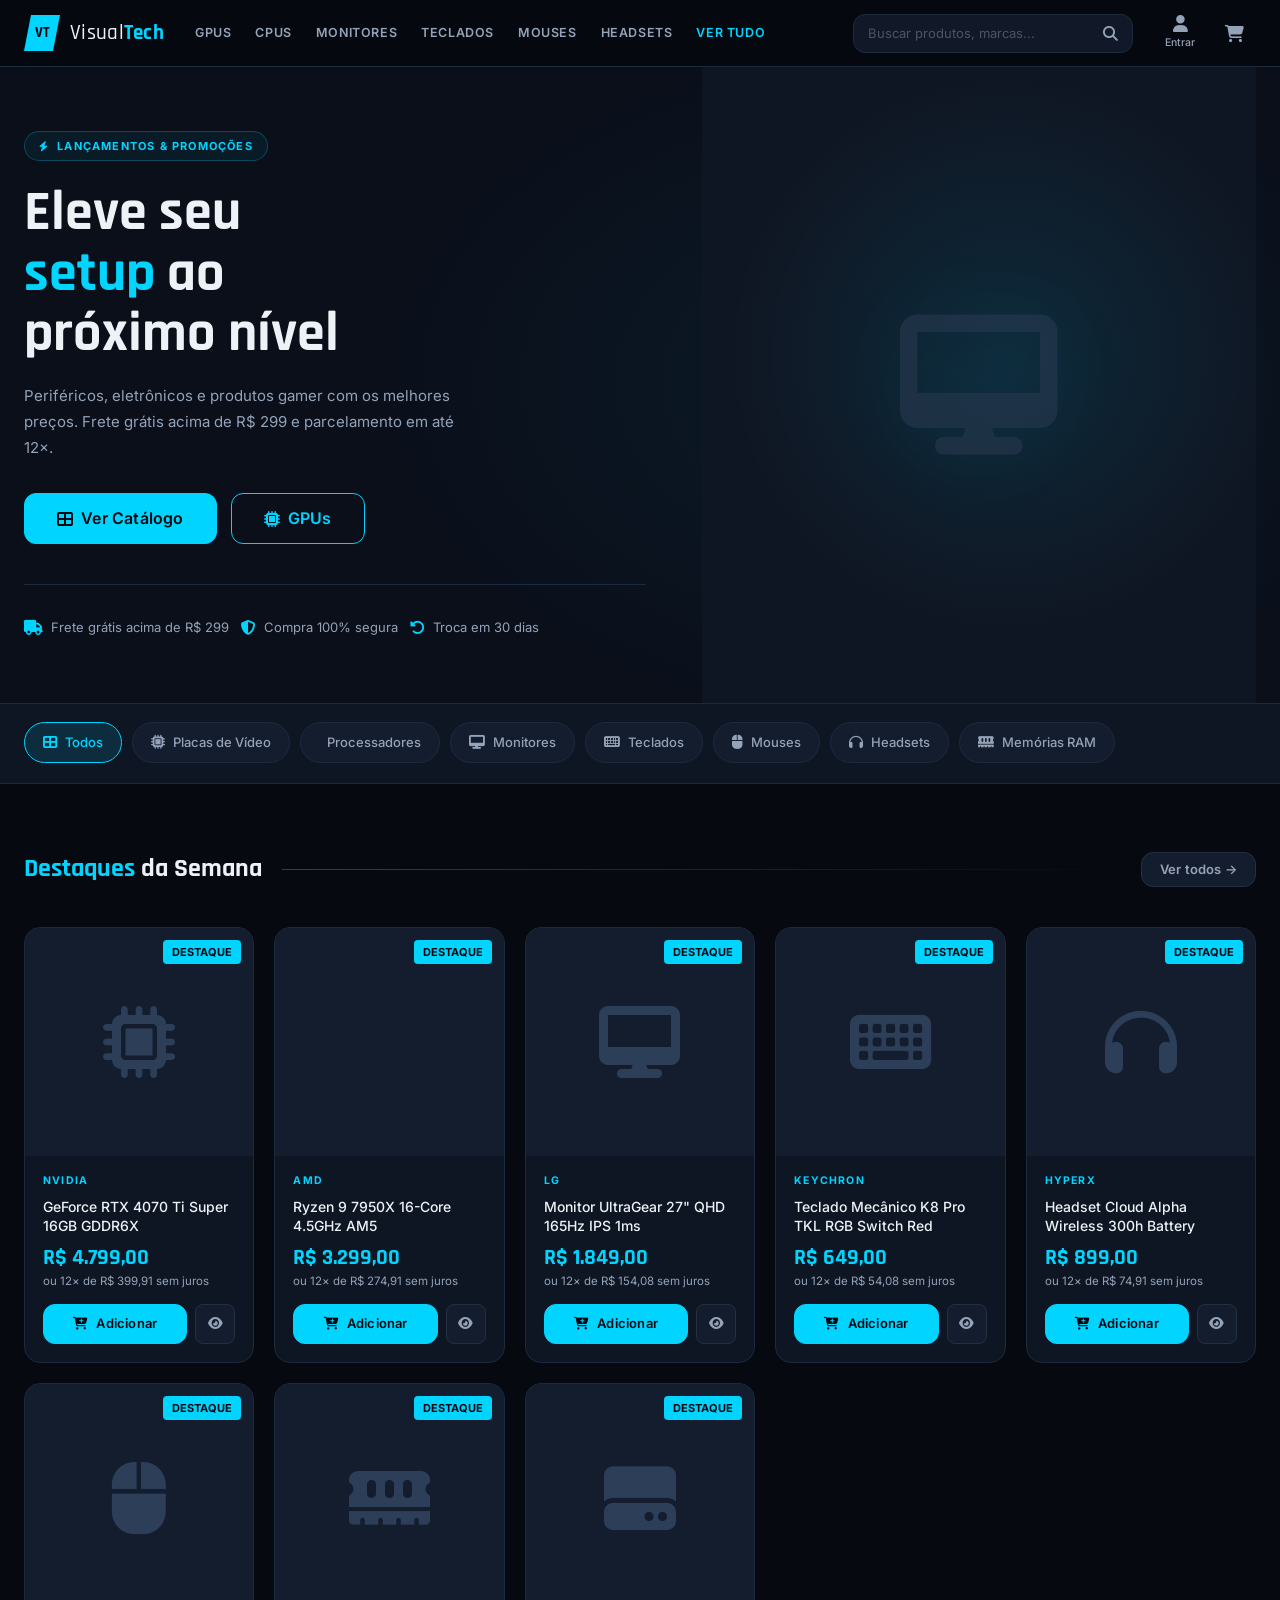
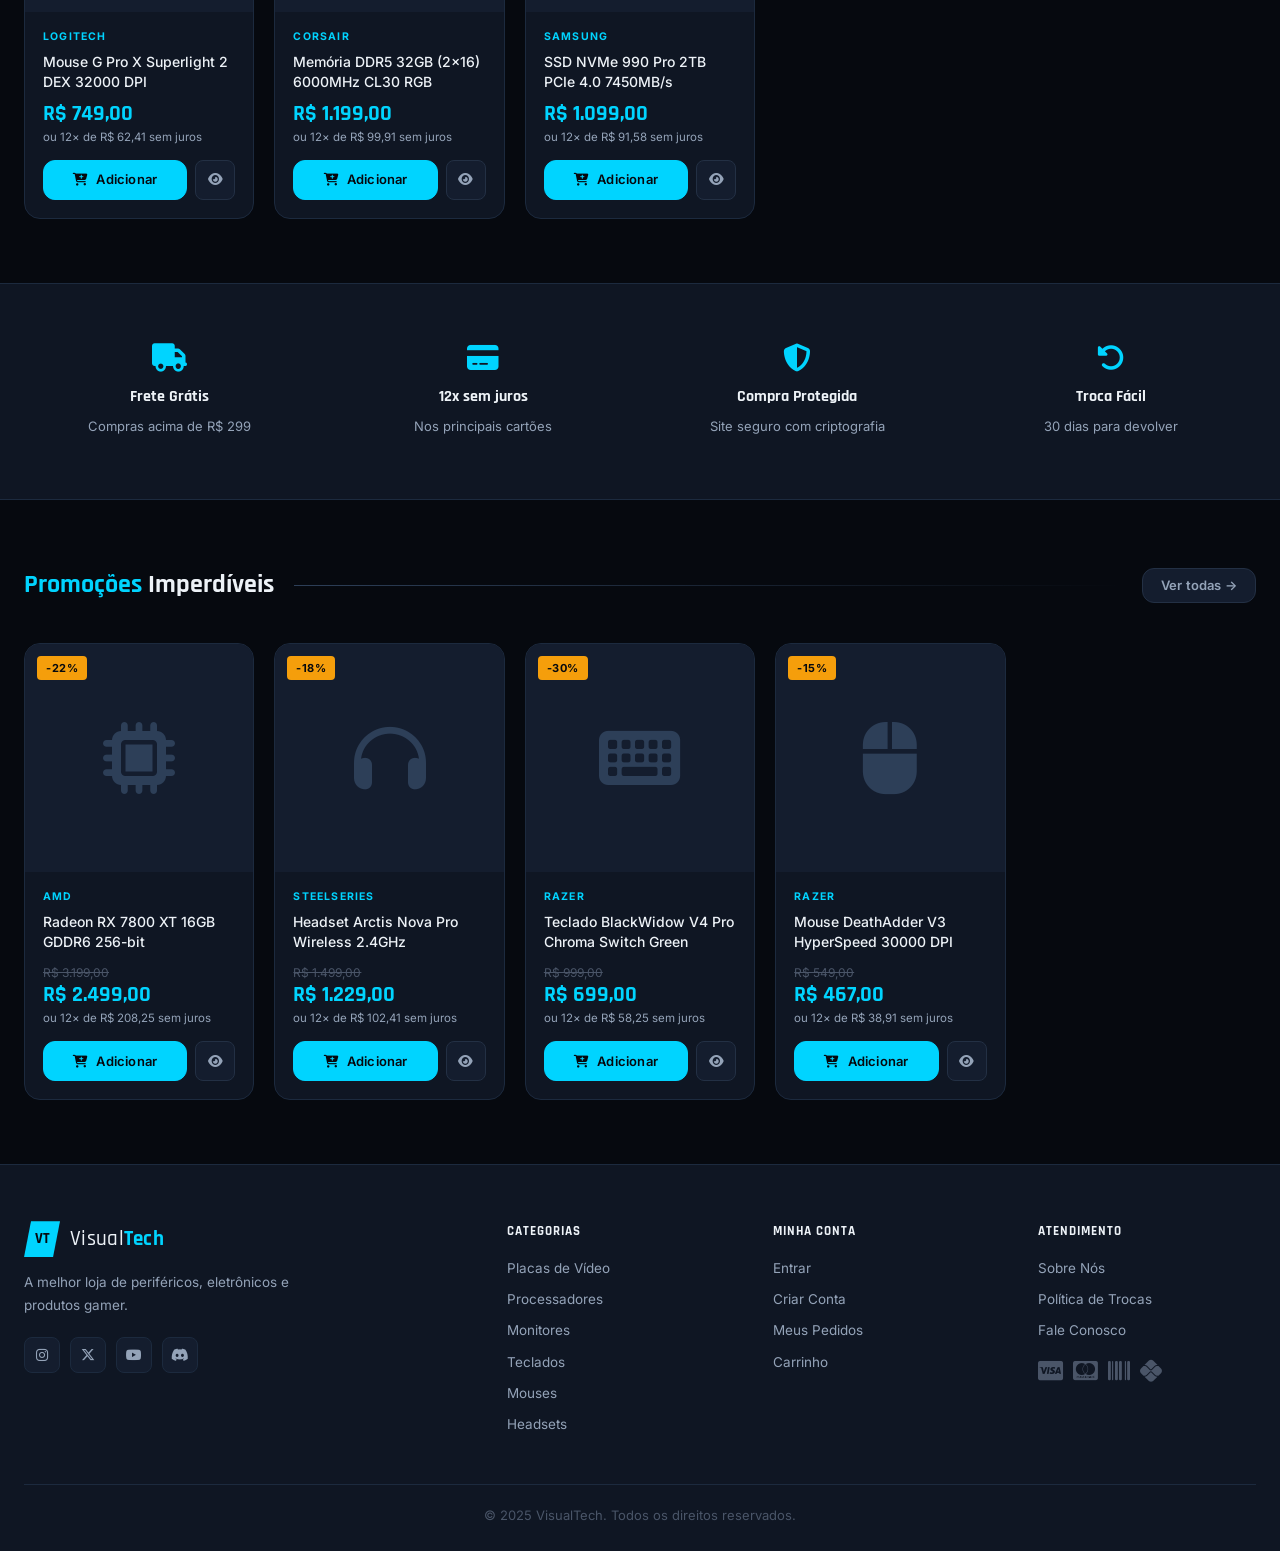
<file: index.html>
<!doctype html>
<html lang="pt-BR">
  <head>
    <meta charset="UTF-8" />
    <meta name="viewport" content="width=device-width, initial-scale=1.0" />
    <title>Home — VisualTech</title>
    <meta
      name="description"
      content="VisualTech — Periféricos, eletrônicos e produtos gamer. Os melhores preços em hardware e acessórios gaming."
    />
    <link rel="preconnect" href="https://fonts.googleapis.com" />
    <link rel="preconnect" href="https://fonts.gstatic.com" crossorigin />
    <link
      href="https://fonts.googleapis.com/css2?family=Rajdhani:wght@400;500;600;700&family=Inter:wght@300;400;500;600&display=swap"
      rel="stylesheet"
    />
    <link
      rel="stylesheet"
      href="https://cdnjs.cloudflare.com/ajax/libs/font-awesome/6.5.0/css/all.min.css"
    />
    <style>
      /* ===================== CSS (style.css) ===================== */
      :root {
        --bg-deep: #06090f;
        --bg-dark: #0a0f1a;
        --bg-card: #0f1623;
        --bg-card2: #141d2e;
        --bg-input: #111827;
        --bg-hover: #1a2336;
        --border: #1c2a3e;
        --border-md: #233044;
        --border-lt: #2d3f58;
        --cyan: #00d4ff;
        --cyan-dim: #00aacc;
        --cyan-dark: #007a99;
        --cyan-glow: rgba(0, 212, 255, 0.12);
        --cyan-glow2: rgba(0, 212, 255, 0.06);
        --amber: #f59e0b;
        --amber-dim: #d97706;
        --amber-glow: rgba(245, 158, 11, 0.12);
        --red: #ef4444;
        --red-glow: rgba(239, 68, 68, 0.12);
        --green: #10b981;
        --green-glow: rgba(16, 185, 129, 0.12);
        --purple: #8b5cf6;
        --text-1: #edf2f7;
        --text-2: #94a3b8;
        --text-3: #4a5568;
        --text-4: #2d3748;
        --r-sm: 4px;
        --r-md: 8px;
        --r-lg: 12px;
        --r-xl: 16px;
        --r-2xl: 20px;
        --t: all 0.2s ease;
        --t-slow: all 0.35s ease;
        --shadow: 0 4px 24px rgba(0, 0, 0, 0.5);
        --shadow-cyan:
          0 0 24px rgba(0, 212, 255, 0.18), 0 4px 12px rgba(0, 0, 0, 0.4);
        --shadow-card: 0 2px 16px rgba(0, 0, 0, 0.4);
      }
      *,
      *::before,
      *::after {
        box-sizing: border-box;
        margin: 0;
        padding: 0;
      }
      html {
        scroll-behavior: smooth;
        -webkit-font-smoothing: antialiased;
      }
      body {
        font-family: "Inter", system-ui, sans-serif;
        background: var(--bg-deep);
        color: var(--text-1);
        font-size: 15px;
        line-height: 1.65;
        min-height: 100vh;
        display: flex;
        flex-direction: column;
      }
      main {
        flex: 1;
      }
      a {
        color: inherit;
        text-decoration: none;
        transition: var(--t);
      }
      img {
        max-width: 100%;
        display: block;
      }
      button {
        cursor: pointer;
        font-family: inherit;
        border: none;
      }
      input,
      select,
      textarea,
      button {
        font-family: inherit;
        font-size: inherit;
      }
      ul,
      ol {
        list-style: none;
      }
      .container {
        max-width: 1300px;
        margin: 0 auto;
        padding: 0 24px;
      }
      .container-sm {
        max-width: 900px;
        margin: 0 auto;
        padding: 0 24px;
      }

      /* Header */
      .header {
        position: sticky;
        top: 0;
        z-index: 900;
        background: rgba(6, 9, 15, 0.96);
        border-bottom: 1px solid var(--border);
        backdrop-filter: blur(16px);
      }
      .header .container {
        display: flex;
        align-items: center;
        gap: 20px;
        height: 66px;
      }
      .logo {
        display: flex;
        align-items: center;
        gap: 10px;
        flex-shrink: 0;
      }
      .logo-vt {
        width: 36px;
        height: 36px;
        flex-shrink: 0;
        background: var(--cyan);
        color: var(--bg-deep);
        font-family: "Rajdhani", sans-serif;
        font-weight: 700;
        font-size: 15px;
        display: flex;
        align-items: center;
        justify-content: center;
        clip-path: polygon(7px 0%, 100% 0%, calc(100% - 7px) 100%, 0% 100%);
      }
      .logo-text {
        font-family: "Rajdhani", sans-serif;
        font-size: 21px;
        font-weight: 500;
        letter-spacing: 0.3px;
        color: var(--text-1);
        display: flex;
        align-items: center;
      }
      .logo-text strong {
        color: var(--cyan);
        font-weight: 700;
      }
      .nav-cats {
        display: flex;
        gap: 2px;
        flex: 1;
      }
      .nav-cats a {
        padding: 6px 11px;
        border-radius: var(--r-sm);
        font-size: 12.5px;
        font-weight: 600;
        color: var(--text-2);
        text-transform: uppercase;
        letter-spacing: 0.6px;
        white-space: nowrap;
        transition: var(--t);
      }
      .nav-cats a:hover,
      .nav-cats a.active {
        color: var(--cyan);
        background: var(--cyan-glow);
      }
      .nav-cats .all-link {
        color: var(--cyan);
      }
      .header-search {
        flex: 0 0 280px;
      }
      .header-search form {
        display: flex;
        width: 100%;
        background: var(--bg-input);
        border: 1px solid var(--border);
        border-radius: var(--r-lg);
        overflow: hidden;
        transition: var(--t);
      }
      .header-search form:focus-within {
        border-color: var(--cyan);
        box-shadow: 0 0 0 3px var(--cyan-glow);
      }
      .header-search input {
        flex: 1;
        background: none;
        border: none;
        outline: none;
        padding: 9px 14px;
        color: var(--text-1);
        font-size: 13px;
      }
      .header-search input::placeholder {
        color: var(--text-3);
      }
      .header-search button {
        background: none;
        padding: 9px 14px;
        color: var(--text-2);
      }
      .header-search button:hover {
        color: var(--cyan);
      }
      .header-actions {
        display: flex;
        align-items: center;
        gap: 6px;
        flex-shrink: 0;
      }
      .btn-icon {
        display: flex;
        flex-direction: column;
        align-items: center;
        gap: 2px;
        padding: 7px 12px;
        border-radius: var(--r-md);
        color: var(--text-2);
        transition: var(--t);
        position: relative;
      }
      .btn-icon i {
        font-size: 17px;
      }
      .btn-icon-label {
        font-size: 10.5px;
        font-weight: 500;
        white-space: nowrap;
      }
      .btn-icon:hover {
        color: var(--cyan);
        background: var(--cyan-glow);
      }
      .cart-badge {
        position: absolute;
        top: 3px;
        right: 5px;
        background: var(--cyan);
        color: var(--bg-deep);
        font-size: 9.5px;
        font-weight: 700;
        min-width: 17px;
        height: 17px;
        border-radius: 9px;
        display: flex;
        align-items: center;
        justify-content: center;
        padding: 0 4px;
      }
      .menu-toggle {
        display: none;
        flex-direction: column;
        gap: 5px;
        background: none;
        padding: 8px;
        border-radius: var(--r-md);
      }
      .menu-toggle span {
        display: block;
        width: 22px;
        height: 2px;
        background: var(--text-2);
        border-radius: 2px;
        transition: var(--t);
      }
      .menu-toggle.open span:nth-child(1) {
        transform: translateY(7px) rotate(45deg);
      }
      .menu-toggle.open span:nth-child(2) {
        opacity: 0;
      }
      .menu-toggle.open span:nth-child(3) {
        transform: translateY(-7px) rotate(-45deg);
      }
      .mobile-nav {
        background: var(--bg-dark);
        border-top: 1px solid var(--border);
      }
      .mobile-nav[hidden] {
        display: none;
      }
      .mobile-nav-inner {
        padding: 16px 0 20px;
      }
      .mobile-search {
        display: flex;
        margin: 0 20px 16px;
        background: var(--bg-input);
        border: 1px solid var(--border);
        border-radius: var(--r-lg);
        overflow: hidden;
      }
      .mobile-search input {
        flex: 1;
        background: none;
        border: none;
        outline: none;
        padding: 10px 14px;
        color: var(--text-1);
        font-size: 14px;
      }
      .mobile-search button {
        background: none;
        padding: 10px 14px;
        color: var(--text-2);
      }
      .mobile-nav-section {
        margin-bottom: 8px;
      }
      .mobile-nav-title {
        display: block;
        font-size: 10px;
        font-weight: 700;
        color: var(--text-3);
        text-transform: uppercase;
        letter-spacing: 1.5px;
        padding: 8px 20px 6px;
      }
      .mobile-nav a {
        display: flex;
        align-items: center;
        gap: 12px;
        padding: 11px 20px;
        color: var(--text-2);
        font-size: 14.5px;
      }
      .mobile-nav a i {
        width: 18px;
        text-align: center;
        color: var(--cyan);
      }
      .mobile-nav a:hover {
        color: var(--text-1);
        background: var(--bg-hover);
      }

      /* Botões */
      .btn {
        display: inline-flex;
        align-items: center;
        justify-content: center;
        gap: 8px;
        padding: 11px 24px;
        border-radius: var(--r-lg);
        font-size: 14px;
        font-weight: 600;
        letter-spacing: 0.2px;
        border: 1px solid transparent;
        cursor: pointer;
        transition: var(--t);
        white-space: nowrap;
        text-decoration: none;
        line-height: 1.3;
      }
      .btn:active {
        transform: scale(0.98);
      }
      .btn-sm {
        padding: 8px 18px;
        font-size: 13px;
      }
      .btn-lg {
        padding: 14px 32px;
        font-size: 16px;
      }
      .btn-primary {
        background: var(--cyan);
        color: var(--bg-deep);
        border-color: var(--cyan);
      }
      .btn-primary:hover {
        background: var(--cyan-dim);
        border-color: var(--cyan-dim);
        transform: translateY(-1px);
        box-shadow: var(--shadow-cyan);
      }
      .btn-outline {
        background: transparent;
        color: var(--cyan);
        border-color: var(--cyan);
      }
      .btn-outline:hover {
        background: var(--cyan-glow);
      }
      .btn-ghost {
        background: var(--bg-card2);
        color: var(--text-2);
        border-color: var(--border-md);
      }
      .btn-ghost:hover {
        border-color: var(--border-lt);
        color: var(--text-1);
      }
      .btn-icon-only {
        width: 40px;
        height: 40px;
        padding: 0;
        border-radius: var(--r-md);
      }

      /* Seções */
      .section {
        padding: 64px 0;
      }
      .section-header {
        display: flex;
        align-items: center;
        justify-content: space-between;
        margin-bottom: 36px;
        gap: 20px;
      }
      .section-title {
        font-family: "Rajdhani", sans-serif;
        font-size: 26px;
        font-weight: 700;
        color: var(--text-1);
        white-space: nowrap;
      }
      .section-title span {
        color: var(--cyan);
      }
      .section-line {
        flex: 1;
        height: 1px;
        background: linear-gradient(to right, var(--border-lt), transparent);
      }

      /* Hero */
      .hero {
        background: var(--bg-dark);
        border-bottom: 1px solid var(--border);
        overflow: hidden;
        position: relative;
      }
      .hero::before {
        content: "";
        position: absolute;
        inset: 0;
        background: radial-gradient(
          ellipse 60% 80% at 70% 50%,
          rgba(0, 212, 255, 0.06) 0%,
          transparent 70%
        );
        pointer-events: none;
      }
      .hero-inner {
        display: grid;
        grid-template-columns: 1.1fr 0.9fr;
        min-height: 500px;
        position: relative;
        z-index: 1;
      }
      .hero-content {
        display: flex;
        flex-direction: column;
        justify-content: center;
        padding: 64px 56px 64px 0;
        gap: 0;
      }
      .hero-tag {
        display: inline-flex;
        align-items: center;
        gap: 8px;
        background: var(--cyan-glow2);
        border: 1px solid rgba(0, 212, 255, 0.25);
        color: var(--cyan);
        font-size: 11px;
        font-weight: 700;
        padding: 5px 14px;
        border-radius: 20px;
        margin-bottom: 22px;
        width: fit-content;
        text-transform: uppercase;
        letter-spacing: 1.2px;
      }
      .hero-tag i {
        font-size: 10px;
      }
      .hero-title {
        font-family: "Rajdhani", sans-serif;
        font-size: clamp(34px, 4.5vw, 56px);
        font-weight: 700;
        line-height: 1.08;
        color: var(--text-1);
        margin-bottom: 18px;
      }
      .hero-title .accent {
        color: var(--cyan);
      }
      .hero-desc {
        font-size: 15px;
        color: var(--text-2);
        margin-bottom: 32px;
        max-width: 430px;
        line-height: 1.75;
      }
      .hero-actions {
        display: flex;
        gap: 14px;
        flex-wrap: wrap;
      }
      .hero-visual {
        background: var(--bg-card);
        position: relative;
        display: flex;
        align-items: center;
        justify-content: center;
        overflow: hidden;
      }
      .hero-visual::before {
        content: "";
        position: absolute;
        inset: 0;
        background: radial-gradient(
          circle at 55% 45%,
          rgba(0, 212, 255, 0.1) 0%,
          transparent 60%
        );
      }
      .hero-visual-icon {
        font-size: 140px;
        color: var(--border-lt);
        opacity: 0.5;
        position: relative;
        z-index: 1;
        filter: drop-shadow(0 0 40px rgba(0, 212, 255, 0.15));
      }
      .hero-badges {
        display: flex;
        gap: 12px;
        margin-top: 40px;
        padding-top: 32px;
        border-top: 1px solid var(--border);
      }
      .hero-badge {
        display: flex;
        align-items: center;
        gap: 8px;
        font-size: 13px;
        color: var(--text-2);
      }
      .hero-badge i {
        color: var(--cyan);
        font-size: 15px;
      }

      /* Categorias strip */
      .cat-strip {
        background: var(--bg-card);
        border-bottom: 1px solid var(--border);
        padding: 18px 0;
      }
      .cat-strip-inner {
        display: flex;
        gap: 10px;
        overflow-x: auto;
        scrollbar-width: none;
        padding-bottom: 2px;
      }
      .cat-strip-inner::-webkit-scrollbar {
        display: none;
      }
      .cat-pill {
        display: flex;
        align-items: center;
        gap: 8px;
        padding: 9px 18px;
        background: var(--bg-card2);
        border: 1px solid var(--border);
        border-radius: 24px;
        color: var(--text-2);
        font-size: 13px;
        font-weight: 500;
        white-space: nowrap;
        transition: var(--t);
        flex-shrink: 0;
      }
      .cat-pill i {
        font-size: 14px;
      }
      .cat-pill:hover,
      .cat-pill.active {
        border-color: var(--cyan);
        color: var(--cyan);
        background: var(--cyan-glow);
      }

      /* Product cards */
      .products-grid {
        display: grid;
        grid-template-columns: repeat(auto-fill, minmax(230px, 1fr));
        gap: 20px;
      }
      .product-card {
        background: var(--bg-card);
        border: 1px solid var(--border);
        border-radius: var(--r-xl);
        overflow: hidden;
        display: flex;
        flex-direction: column;
        transition: var(--t-slow);
        position: relative;
      }
      .product-card:hover {
        border-color: rgba(0, 212, 255, 0.5);
        transform: translateY(-4px);
        box-shadow: var(--shadow-cyan);
      }
      .product-card-img {
        aspect-ratio: 1;
        background: var(--bg-card2);
        display: flex;
        align-items: center;
        justify-content: center;
        overflow: hidden;
        position: relative;
      }
      .product-card-img img {
        width: 100%;
        height: 100%;
        object-fit: cover;
        transition: transform 0.45s ease;
      }
      .product-card:hover .product-card-img img {
        transform: scale(1.06);
      }
      .product-card-img .ph-icon {
        font-size: 72px;
        color: var(--border-lt);
      }
      .badge-promo {
        position: absolute;
        top: 12px;
        left: 12px;
        background: var(--amber);
        color: var(--bg-deep);
        font-size: 11px;
        font-weight: 700;
        padding: 3px 9px;
        border-radius: var(--r-sm);
        text-transform: uppercase;
        letter-spacing: 0.5px;
        z-index: 2;
      }
      .badge-destaque {
        position: absolute;
        top: 12px;
        right: 12px;
        background: var(--cyan);
        color: var(--bg-deep);
        font-size: 11px;
        font-weight: 700;
        padding: 3px 9px;
        border-radius: var(--r-sm);
        text-transform: uppercase;
        z-index: 2;
      }
      .product-card-body {
        padding: 16px 18px 18px;
        display: flex;
        flex-direction: column;
        flex: 1;
        gap: 7px;
      }
      .product-brand {
        font-size: 10.5px;
        font-weight: 700;
        color: var(--cyan);
        text-transform: uppercase;
        letter-spacing: 1.2px;
      }
      .product-name {
        font-size: 14px;
        font-weight: 500;
        color: var(--text-1);
        line-height: 1.4;
        flex: 1;
        display: -webkit-box;
        -webkit-line-clamp: 2;
        -webkit-box-orient: vertical;
        overflow: hidden;
      }
      .product-price {
        margin-top: 4px;
      }
      .price-original {
        font-size: 12px;
        color: var(--text-3);
        text-decoration: line-through;
        margin-bottom: 2px;
      }
      .price-current {
        font-family: "Rajdhani", sans-serif;
        font-size: 22px;
        font-weight: 700;
        color: var(--cyan);
        line-height: 1;
      }
      .price-install {
        font-size: 11.5px;
        color: var(--text-2);
        margin-top: 3px;
      }
      .product-card-actions {
        display: flex;
        gap: 8px;
        margin-top: 6px;
      }

      /* Footer */
      .footer {
        background: var(--bg-card);
        border-top: 1px solid var(--border);
        margin-top: auto;
      }
      .footer-grid {
        display: grid;
        grid-template-columns: 2fr 1fr 1fr 1fr;
        gap: 48px;
        padding: 56px 0 40px;
      }
      .footer-brand {
        display: flex;
        flex-direction: column;
        gap: 0;
      }
      .footer-logo {
        margin-bottom: 14px;
      }
      .footer-brand p {
        color: var(--text-2);
        font-size: 13.5px;
        line-height: 1.7;
        max-width: 270px;
      }
      .footer-social {
        display: flex;
        gap: 10px;
        margin-top: 20px;
      }
      .footer-social a {
        width: 36px;
        height: 36px;
        background: var(--bg-card2);
        border: 1px solid var(--border);
        border-radius: var(--r-md);
        display: flex;
        align-items: center;
        justify-content: center;
        color: var(--text-2);
        font-size: 14px;
        transition: var(--t);
      }
      .footer-social a:hover {
        border-color: var(--cyan);
        color: var(--cyan);
      }
      .footer-links h4 {
        font-family: "Rajdhani", sans-serif;
        font-size: 13px;
        font-weight: 700;
        color: var(--text-1);
        text-transform: uppercase;
        letter-spacing: 1px;
        margin-bottom: 14px;
      }
      .footer-links a {
        display: block;
        color: var(--text-2);
        font-size: 13.5px;
        margin-bottom: 9px;
      }
      .footer-links a:hover {
        color: var(--cyan);
        padding-left: 4px;
      }
      .footer-payment {
        display: flex;
        gap: 10px;
        margin-top: 18px;
        font-size: 22px;
        color: var(--text-3);
        flex-wrap: wrap;
      }
      .footer-bottom {
        border-top: 1px solid var(--border);
        padding: 20px 0;
        text-align: center;
      }
      .footer-bottom p {
        color: var(--text-3);
        font-size: 13px;
        margin-bottom: 4px;
      }

      /* Responsive */
      @media (max-width: 1100px) {
        .hero-inner {
          grid-template-columns: 1fr;
        }
        .hero-visual {
          display: none;
        }
        .hero-content {
          padding: 56px 0;
        }
        .footer-grid {
          grid-template-columns: 1fr 1fr;
          gap: 32px;
        }
      }
      @media (max-width: 768px) {
        .nav-cats,
        .header-search {
          display: none;
        }
        .menu-toggle {
          display: flex;
        }
        .products-grid {
          grid-template-columns: repeat(2, 1fr);
          gap: 12px;
        }
        .footer-grid {
          grid-template-columns: 1fr;
          gap: 28px;
        }
        .section {
          padding: 44px 0;
        }
        .hero-badges {
          flex-wrap: wrap;
          gap: 16px;
        }
      }
      @media (max-width: 480px) {
        .container {
          padding: 0 16px;
        }
        .products-grid {
          grid-template-columns: repeat(2, 1fr);
          gap: 10px;
        }
        .product-card-body {
          padding: 12px 14px 14px;
        }
        .price-current {
          font-size: 18px;
        }
        .hero-title {
          font-size: 30px;
        }
        .hero-actions {
          flex-direction: column;
        }
        .hero-actions .btn {
          width: 100%;
          justify-content: center;
        }
      }
    </style>
  </head>
  <body>
    <!-- ==================== HEADER ==================== -->
    <header class="header" id="header">
      <div class="container">
        <a
          href="index.html"
          class="logo"
          aria-label="VisualTech - Página Inicial"
        >
          <span class="logo-vt" aria-hidden="true">VT</span>
          <span class="logo-text">Visual<strong>Tech</strong></span>
        </a>

        <nav class="nav-cats" aria-label="Categorias">
          <a href="#">GPUs</a>
          <a href="#">CPUs</a>
          <a href="#">Monitores</a>
          <a href="#">Teclados</a>
          <a href="#">Mouses</a>
          <a href="#">Headsets</a>
          <a href="#" class="all-link">Ver Tudo</a>
        </nav>

        <div class="header-search">
          <form action="#" role="search">
            <input
              type="text"
              name="q"
              placeholder="Buscar produtos, marcas..."
              autocomplete="off"
              aria-label="Buscar produtos"
            />
            <button type="submit" aria-label="Buscar">
              <i class="fas fa-search"></i>
            </button>
          </form>
        </div>

        <div class="header-actions">
          <a href="#" class="btn-icon" title="Entrar / Cadastrar">
            <i class="fas fa-user"></i>
            <span class="btn-icon-label">Entrar</span>
          </a>
          <a href="#" class="btn-icon btn-cart" title="Carrinho">
            <i class="fas fa-shopping-cart"></i>
          </a>
        </div>

        <button
          class="menu-toggle"
          id="menuToggle"
          aria-label="Abrir menu"
          aria-expanded="false"
          aria-controls="mobileNav"
        >
          <span></span><span></span><span></span>
        </button>
      </div>

      <nav class="mobile-nav" id="mobileNav" aria-label="Menu mobile" hidden>
        <div class="mobile-nav-inner">
          <form action="#" class="mobile-search">
            <input
              type="text"
              name="q"
              placeholder="Buscar..."
              autocomplete="off"
            />
            <button type="submit"><i class="fas fa-search"></i></button>
          </form>
          <div class="mobile-nav-section">
            <span class="mobile-nav-title">Categorias</span>
            <a href="#"><i class="fas fa-microchip"></i> Placas de Vídeo</a>
            <a href="#"><i class="fas fa-cpu"></i> Processadores</a>
            <a href="#"><i class="fas fa-desktop"></i> Monitores</a>
            <a href="#"><i class="fas fa-keyboard"></i> Teclados</a>
            <a href="#"><i class="fas fa-computer-mouse"></i> Mouses</a>
            <a href="#"><i class="fas fa-headphones"></i> Headsets</a>
            <a href="#"><i class="fas fa-th-large"></i> Ver Todos</a>
          </div>
          <div class="mobile-nav-section">
            <span class="mobile-nav-title">Conta</span>
            <a href="#"><i class="fas fa-sign-in-alt"></i> Entrar</a>
            <a href="#"><i class="fas fa-user-plus"></i> Cadastrar</a>
            <a href="#"><i class="fas fa-shopping-cart"></i> Carrinho (0)</a>
          </div>
        </div>
      </nav>
    </header>

    <main id="main-content">
      <!-- ==================== HERO ==================== -->
      <section class="hero">
        <div class="container">
          <div class="hero-inner">
            <div class="hero-content">
              <div class="hero-tag">
                <i class="fas fa-bolt"></i> Lançamentos &amp; Promoções
              </div>
              <h1 class="hero-title">
                Eleve seu<br />
                <span class="accent">setup</span> ao<br />
                próximo nível
              </h1>
              <p class="hero-desc">
                Periféricos, eletrônicos e produtos gamer com os melhores
                preços. Frete grátis acima de R$ 299 e parcelamento em até 12×.
              </p>
              <div class="hero-actions">
                <a href="#catalogo" class="btn btn-primary btn-lg">
                  <i class="fas fa-th-large"></i> Ver Catálogo
                </a>
                <a href="#gpus" class="btn btn-outline btn-lg">
                  <i class="fas fa-microchip"></i> GPUs
                </a>
              </div>
              <div class="hero-badges">
                <div class="hero-badge">
                  <i class="fas fa-truck"></i> Frete grátis acima de R$ 299
                </div>
                <div class="hero-badge">
                  <i class="fas fa-shield-halved"></i> Compra 100% segura
                </div>
                <div class="hero-badge">
                  <i class="fas fa-rotate-left"></i> Troca em 30 dias
                </div>
              </div>
            </div>
            <div class="hero-visual">
              <i class="fas fa-desktop hero-visual-icon"></i>
            </div>
          </div>
        </div>
      </section>

      <!-- ==================== CATEGORIAS STRIP ==================== -->
      <div class="cat-strip">
        <div class="container">
          <div class="cat-strip-inner">
            <a href="#catalogo" class="cat-pill active"
              ><i class="fas fa-th-large"></i> Todos</a
            >
            <a href="#" class="cat-pill"
              ><i class="fas fa-microchip"></i> Placas de Vídeo</a
            >
            <a href="#" class="cat-pill"
              ><i class="fas fa-cpu"></i> Processadores</a
            >
            <a href="#" class="cat-pill"
              ><i class="fas fa-desktop"></i> Monitores</a
            >
            <a href="#" class="cat-pill"
              ><i class="fas fa-keyboard"></i> Teclados</a
            >
            <a href="#" class="cat-pill"
              ><i class="fas fa-computer-mouse"></i> Mouses</a
            >
            <a href="#" class="cat-pill"
              ><i class="fas fa-headphones"></i> Headsets</a
            >
            <a href="#" class="cat-pill"
              ><i class="fas fa-memory"></i> Memórias RAM</a
            >
          </div>
        </div>
      </div>

      <!-- ==================== DESTAQUES ==================== -->
      <section class="section" id="catalogo">
        <div class="container">
          <div class="section-header">
            <h2 class="section-title"><span>Destaques</span> da Semana</h2>
            <div class="section-line"></div>
            <a href="#" class="btn btn-ghost btn-sm">Ver todos →</a>
          </div>
          <div class="products-grid">
            <!-- Card 1 -->
            <article class="product-card">
              <a href="#" class="product-card-img">
                <span class="badge-destaque">Destaque</span>
                <i class="fas fa-microchip ph-icon"></i>
              </a>
              <div class="product-card-body">
                <span class="product-brand">NVIDIA</span>
                <a href="#" class="product-name"
                  >GeForce RTX 4070 Ti Super 16GB GDDR6X</a
                >
                <div class="product-price">
                  <div class="price-current">R$ 4.799,00</div>
                  <div class="price-install">ou 12× de R$ 399,91 sem juros</div>
                </div>
                <div class="product-card-actions">
                  <button class="btn btn-primary btn-sm" style="flex: 1">
                    <i class="fas fa-cart-plus"></i> Adicionar
                  </button>
                  <a
                    href="#"
                    class="btn btn-ghost btn-sm btn-icon-only"
                    title="Ver detalhes"
                    ><i class="fas fa-eye"></i
                  ></a>
                </div>
              </div>
            </article>

            <!-- Card 2 -->
            <article class="product-card">
              <a href="#" class="product-card-img">
                <span class="badge-destaque">Destaque</span>
                <i class="fas fa-cpu ph-icon"></i>
              </a>
              <div class="product-card-body">
                <span class="product-brand">AMD</span>
                <a href="#" class="product-name"
                  >Ryzen 9 7950X 16-Core 4.5GHz AM5</a
                >
                <div class="product-price">
                  <div class="price-current">R$ 3.299,00</div>
                  <div class="price-install">ou 12× de R$ 274,91 sem juros</div>
                </div>
                <div class="product-card-actions">
                  <button class="btn btn-primary btn-sm" style="flex: 1">
                    <i class="fas fa-cart-plus"></i> Adicionar
                  </button>
                  <a
                    href="#"
                    class="btn btn-ghost btn-sm btn-icon-only"
                    title="Ver detalhes"
                    ><i class="fas fa-eye"></i
                  ></a>
                </div>
              </div>
            </article>

            <!-- Card 3 -->
            <article class="product-card">
              <a href="#" class="product-card-img">
                <span class="badge-destaque">Destaque</span>
                <i class="fas fa-desktop ph-icon"></i>
              </a>
              <div class="product-card-body">
                <span class="product-brand">LG</span>
                <a href="#" class="product-name"
                  >Monitor UltraGear 27" QHD 165Hz IPS 1ms</a
                >
                <div class="product-price">
                  <div class="price-current">R$ 1.849,00</div>
                  <div class="price-install">ou 12× de R$ 154,08 sem juros</div>
                </div>
                <div class="product-card-actions">
                  <button class="btn btn-primary btn-sm" style="flex: 1">
                    <i class="fas fa-cart-plus"></i> Adicionar
                  </button>
                  <a
                    href="#"
                    class="btn btn-ghost btn-sm btn-icon-only"
                    title="Ver detalhes"
                    ><i class="fas fa-eye"></i
                  ></a>
                </div>
              </div>
            </article>

            <!-- Card 4 -->
            <article class="product-card">
              <a href="#" class="product-card-img">
                <span class="badge-destaque">Destaque</span>
                <i class="fas fa-keyboard ph-icon"></i>
              </a>
              <div class="product-card-body">
                <span class="product-brand">Keychron</span>
                <a href="#" class="product-name"
                  >Teclado Mecânico K8 Pro TKL RGB Switch Red</a
                >
                <div class="product-price">
                  <div class="price-current">R$ 649,00</div>
                  <div class="price-install">ou 12× de R$ 54,08 sem juros</div>
                </div>
                <div class="product-card-actions">
                  <button class="btn btn-primary btn-sm" style="flex: 1">
                    <i class="fas fa-cart-plus"></i> Adicionar
                  </button>
                  <a
                    href="#"
                    class="btn btn-ghost btn-sm btn-icon-only"
                    title="Ver detalhes"
                    ><i class="fas fa-eye"></i
                  ></a>
                </div>
              </div>
            </article>

            <!-- Card 5 -->
            <article class="product-card">
              <a href="#" class="product-card-img">
                <span class="badge-destaque">Destaque</span>
                <i class="fas fa-headphones ph-icon"></i>
              </a>
              <div class="product-card-body">
                <span class="product-brand">HyperX</span>
                <a href="#" class="product-name"
                  >Headset Cloud Alpha Wireless 300h Battery</a
                >
                <div class="product-price">
                  <div class="price-current">R$ 899,00</div>
                  <div class="price-install">ou 12× de R$ 74,91 sem juros</div>
                </div>
                <div class="product-card-actions">
                  <button class="btn btn-primary btn-sm" style="flex: 1">
                    <i class="fas fa-cart-plus"></i> Adicionar
                  </button>
                  <a
                    href="#"
                    class="btn btn-ghost btn-sm btn-icon-only"
                    title="Ver detalhes"
                    ><i class="fas fa-eye"></i
                  ></a>
                </div>
              </div>
            </article>

            <!-- Card 6 -->
            <article class="product-card">
              <a href="#" class="product-card-img">
                <span class="badge-destaque">Destaque</span>
                <i class="fas fa-computer-mouse ph-icon"></i>
              </a>
              <div class="product-card-body">
                <span class="product-brand">Logitech</span>
                <a href="#" class="product-name"
                  >Mouse G Pro X Superlight 2 DEX 32000 DPI</a
                >
                <div class="product-price">
                  <div class="price-current">R$ 749,00</div>
                  <div class="price-install">ou 12× de R$ 62,41 sem juros</div>
                </div>
                <div class="product-card-actions">
                  <button class="btn btn-primary btn-sm" style="flex: 1">
                    <i class="fas fa-cart-plus"></i> Adicionar
                  </button>
                  <a
                    href="#"
                    class="btn btn-ghost btn-sm btn-icon-only"
                    title="Ver detalhes"
                    ><i class="fas fa-eye"></i
                  ></a>
                </div>
              </div>
            </article>

            <!-- Card 7 -->
            <article class="product-card">
              <a href="#" class="product-card-img">
                <span class="badge-destaque">Destaque</span>
                <i class="fas fa-memory ph-icon"></i>
              </a>
              <div class="product-card-body">
                <span class="product-brand">Corsair</span>
                <a href="#" class="product-name"
                  >Memória DDR5 32GB (2x16) 6000MHz CL30 RGB</a
                >
                <div class="product-price">
                  <div class="price-current">R$ 1.199,00</div>
                  <div class="price-install">ou 12× de R$ 99,91 sem juros</div>
                </div>
                <div class="product-card-actions">
                  <button class="btn btn-primary btn-sm" style="flex: 1">
                    <i class="fas fa-cart-plus"></i> Adicionar
                  </button>
                  <a
                    href="#"
                    class="btn btn-ghost btn-sm btn-icon-only"
                    title="Ver detalhes"
                    ><i class="fas fa-eye"></i
                  ></a>
                </div>
              </div>
            </article>

            <!-- Card 8 -->
            <article class="product-card">
              <a href="#" class="product-card-img">
                <span class="badge-destaque">Destaque</span>
                <i class="fas fa-hdd ph-icon"></i>
              </a>
              <div class="product-card-body">
                <span class="product-brand">Samsung</span>
                <a href="#" class="product-name"
                  >SSD NVMe 990 Pro 2TB PCIe 4.0 7450MB/s</a
                >
                <div class="product-price">
                  <div class="price-current">R$ 1.099,00</div>
                  <div class="price-install">ou 12× de R$ 91,58 sem juros</div>
                </div>
                <div class="product-card-actions">
                  <button class="btn btn-primary btn-sm" style="flex: 1">
                    <i class="fas fa-cart-plus"></i> Adicionar
                  </button>
                  <a
                    href="#"
                    class="btn btn-ghost btn-sm btn-icon-only"
                    title="Ver detalhes"
                    ><i class="fas fa-eye"></i
                  ></a>
                </div>
              </div>
            </article>
          </div>
        </div>
      </section>

      <!-- ==================== BANNER INFO ==================== -->
      <section
        style="
          background: var(--bg-card);
          border-top: 1px solid var(--border);
          border-bottom: 1px solid var(--border);
          padding: 40px 0;
        "
      >
        <div class="container">
          <div
            style="
              display: grid;
              grid-template-columns: repeat(4, 1fr);
              gap: 24px;
              text-align: center;
            "
          >
            <div style="padding: 20px">
              <i
                class="fas fa-truck"
                style="
                  font-size: 28px;
                  color: var(--cyan);
                  margin-bottom: 12px;
                  display: block;
                "
              ></i>
              <strong
                style="
                  font-family: &quot;Rajdhani&quot;, sans-serif;
                  font-size: 16px;
                  display: block;
                  margin-bottom: 4px;
                "
                >Frete Grátis</strong
              >
              <span style="font-size: 13px; color: var(--text-2)"
                >Compras acima de R$ 299</span
              >
            </div>
            <div style="padding: 20px">
              <i
                class="fas fa-credit-card"
                style="
                  font-size: 28px;
                  color: var(--cyan);
                  margin-bottom: 12px;
                  display: block;
                "
              ></i>
              <strong
                style="
                  font-family: &quot;Rajdhani&quot;, sans-serif;
                  font-size: 16px;
                  display: block;
                  margin-bottom: 4px;
                "
                >12x sem juros</strong
              >
              <span style="font-size: 13px; color: var(--text-2)"
                >Nos principais cartões</span
              >
            </div>
            <div style="padding: 20px">
              <i
                class="fas fa-shield-halved"
                style="
                  font-size: 28px;
                  color: var(--cyan);
                  margin-bottom: 12px;
                  display: block;
                "
              ></i>
              <strong
                style="
                  font-family: &quot;Rajdhani&quot;, sans-serif;
                  font-size: 16px;
                  display: block;
                  margin-bottom: 4px;
                "
                >Compra Protegida</strong
              >
              <span style="font-size: 13px; color: var(--text-2)"
                >Site seguro com criptografia</span
              >
            </div>
            <div style="padding: 20px">
              <i
                class="fas fa-rotate-left"
                style="
                  font-size: 28px;
                  color: var(--cyan);
                  margin-bottom: 12px;
                  display: block;
                "
              ></i>
              <strong
                style="
                  font-family: &quot;Rajdhani&quot;, sans-serif;
                  font-size: 16px;
                  display: block;
                  margin-bottom: 4px;
                "
                >Troca Fácil</strong
              >
              <span style="font-size: 13px; color: var(--text-2)"
                >30 dias para devolver</span
              >
            </div>
          </div>
        </div>
      </section>

      <!-- ==================== PROMOÇÕES ==================== -->
      <section class="section">
        <div class="container">
          <div class="section-header">
            <h2 class="section-title"><span>Promoções</span> Imperdíveis</h2>
            <div class="section-line"></div>
            <a href="#" class="btn btn-ghost btn-sm">Ver todas →</a>
          </div>
          <div class="products-grid">
            <!-- Promo 1 -->
            <article class="product-card">
              <a href="#" class="product-card-img">
                <span class="badge-promo">-22%</span>
                <i class="fas fa-microchip ph-icon"></i>
              </a>
              <div class="product-card-body">
                <span class="product-brand">AMD</span>
                <a href="#" class="product-name"
                  >Radeon RX 7800 XT 16GB GDDR6 256-bit</a
                >
                <div class="product-price">
                  <div class="price-original">R$ 3.199,00</div>
                  <div class="price-current">R$ 2.499,00</div>
                  <div class="price-install">ou 12× de R$ 208,25 sem juros</div>
                </div>
                <div class="product-card-actions">
                  <button class="btn btn-primary btn-sm" style="flex: 1">
                    <i class="fas fa-cart-plus"></i> Adicionar
                  </button>
                  <a
                    href="#"
                    class="btn btn-ghost btn-sm btn-icon-only"
                    title="Ver detalhes"
                    ><i class="fas fa-eye"></i
                  ></a>
                </div>
              </div>
            </article>

            <!-- Promo 2 -->
            <article class="product-card">
              <a href="#" class="product-card-img">
                <span class="badge-promo">-18%</span>
                <i class="fas fa-headphones ph-icon"></i>
              </a>
              <div class="product-card-body">
                <span class="product-brand">SteelSeries</span>
                <a href="#" class="product-name"
                  >Headset Arctis Nova Pro Wireless 2.4GHz</a
                >
                <div class="product-price">
                  <div class="price-original">R$ 1.499,00</div>
                  <div class="price-current">R$ 1.229,00</div>
                  <div class="price-install">ou 12× de R$ 102,41 sem juros</div>
                </div>
                <div class="product-card-actions">
                  <button class="btn btn-primary btn-sm" style="flex: 1">
                    <i class="fas fa-cart-plus"></i> Adicionar
                  </button>
                  <a
                    href="#"
                    class="btn btn-ghost btn-sm btn-icon-only"
                    title="Ver detalhes"
                    ><i class="fas fa-eye"></i
                  ></a>
                </div>
              </div>
            </article>

            <!-- Promo 3 -->
            <article class="product-card">
              <a href="#" class="product-card-img">
                <span class="badge-promo">-30%</span>
                <i class="fas fa-keyboard ph-icon"></i>
              </a>
              <div class="product-card-body">
                <span class="product-brand">Razer</span>
                <a href="#" class="product-name"
                  >Teclado BlackWidow V4 Pro Chroma Switch Green</a
                >
                <div class="product-price">
                  <div class="price-original">R$ 999,00</div>
                  <div class="price-current">R$ 699,00</div>
                  <div class="price-install">ou 12× de R$ 58,25 sem juros</div>
                </div>
                <div class="product-card-actions">
                  <button class="btn btn-primary btn-sm" style="flex: 1">
                    <i class="fas fa-cart-plus"></i> Adicionar
                  </button>
                  <a
                    href="#"
                    class="btn btn-ghost btn-sm btn-icon-only"
                    title="Ver detalhes"
                    ><i class="fas fa-eye"></i
                  ></a>
                </div>
              </div>
            </article>

            <!-- Promo 4 -->
            <article class="product-card">
              <a href="#" class="product-card-img">
                <span class="badge-promo">-15%</span>
                <i class="fas fa-computer-mouse ph-icon"></i>
              </a>
              <div class="product-card-body">
                <span class="product-brand">Razer</span>
                <a href="#" class="product-name"
                  >Mouse DeathAdder V3 HyperSpeed 30000 DPI</a
                >
                <div class="product-price">
                  <div class="price-original">R$ 549,00</div>
                  <div class="price-current">R$ 467,00</div>
                  <div class="price-install">ou 12× de R$ 38,91 sem juros</div>
                </div>
                <div class="product-card-actions">
                  <button class="btn btn-primary btn-sm" style="flex: 1">
                    <i class="fas fa-cart-plus"></i> Adicionar
                  </button>
                  <a
                    href="#"
                    class="btn btn-ghost btn-sm btn-icon-only"
                    title="Ver detalhes"
                    ><i class="fas fa-eye"></i
                  ></a>
                </div>
              </div>
            </article>
          </div>
        </div>
      </section>
    </main>

    <!-- ==================== FOOTER ==================== -->
    <footer class="footer">
      <div class="container">
        <div class="footer-grid">
          <div class="footer-brand">
            <a href="index.html" class="logo footer-logo">
              <span class="logo-vt">VT</span>
              <span class="logo-text">Visual<strong>Tech</strong></span>
            </a>
            <p>A melhor loja de periféricos, eletrônicos e produtos gamer.</p>
            <div class="footer-social">
              <a href="#"><i class="fab fa-instagram"></i></a>
              <a href="#"><i class="fab fa-x-twitter"></i></a>
              <a href="#"><i class="fab fa-youtube"></i></a>
              <a href="#"><i class="fab fa-discord"></i></a>
            </div>
          </div>
          <div class="footer-links">
            <h4>Categorias</h4>
            <a href="#">Placas de Vídeo</a>
            <a href="#">Processadores</a>
            <a href="#">Monitores</a>
            <a href="#">Teclados</a>
            <a href="#">Mouses</a>
            <a href="#">Headsets</a>
          </div>
          <div class="footer-links">
            <h4>Minha Conta</h4>
            <a href="#">Entrar</a>
            <a href="#">Criar Conta</a>
            <a href="#">Meus Pedidos</a>
            <a href="#">Carrinho</a>
          </div>
          <div class="footer-links">
            <h4>Atendimento</h4>
            <a href="#">Sobre Nós</a>
            <a href="#">Política de Trocas</a>
            <a href="#">Fale Conosco</a>
            <div class="footer-payment">
              <i class="fab fa-cc-visa"></i>
              <i class="fab fa-cc-mastercard"></i>
              <i class="fas fa-barcode"></i>
              <i class="fab fa-pix"></i>
            </div>
          </div>
        </div>
        <div class="footer-bottom">
          <p>© 2025 VisualTech. Todos os direitos reservados.</p>
        </div>
      </div>
    </footer>

    <script>
      // Mobile menu toggle
      const toggle = document.getElementById("menuToggle");
      const mobileNav = document.getElementById("mobileNav");
      toggle.addEventListener("click", () => {
        const isOpen = !mobileNav.hidden;
        mobileNav.hidden = isOpen;
        toggle.setAttribute("aria-expanded", String(!isOpen));
        toggle.classList.toggle("open", !isOpen);
      });
    </script>
  </body>
</html>
</file>
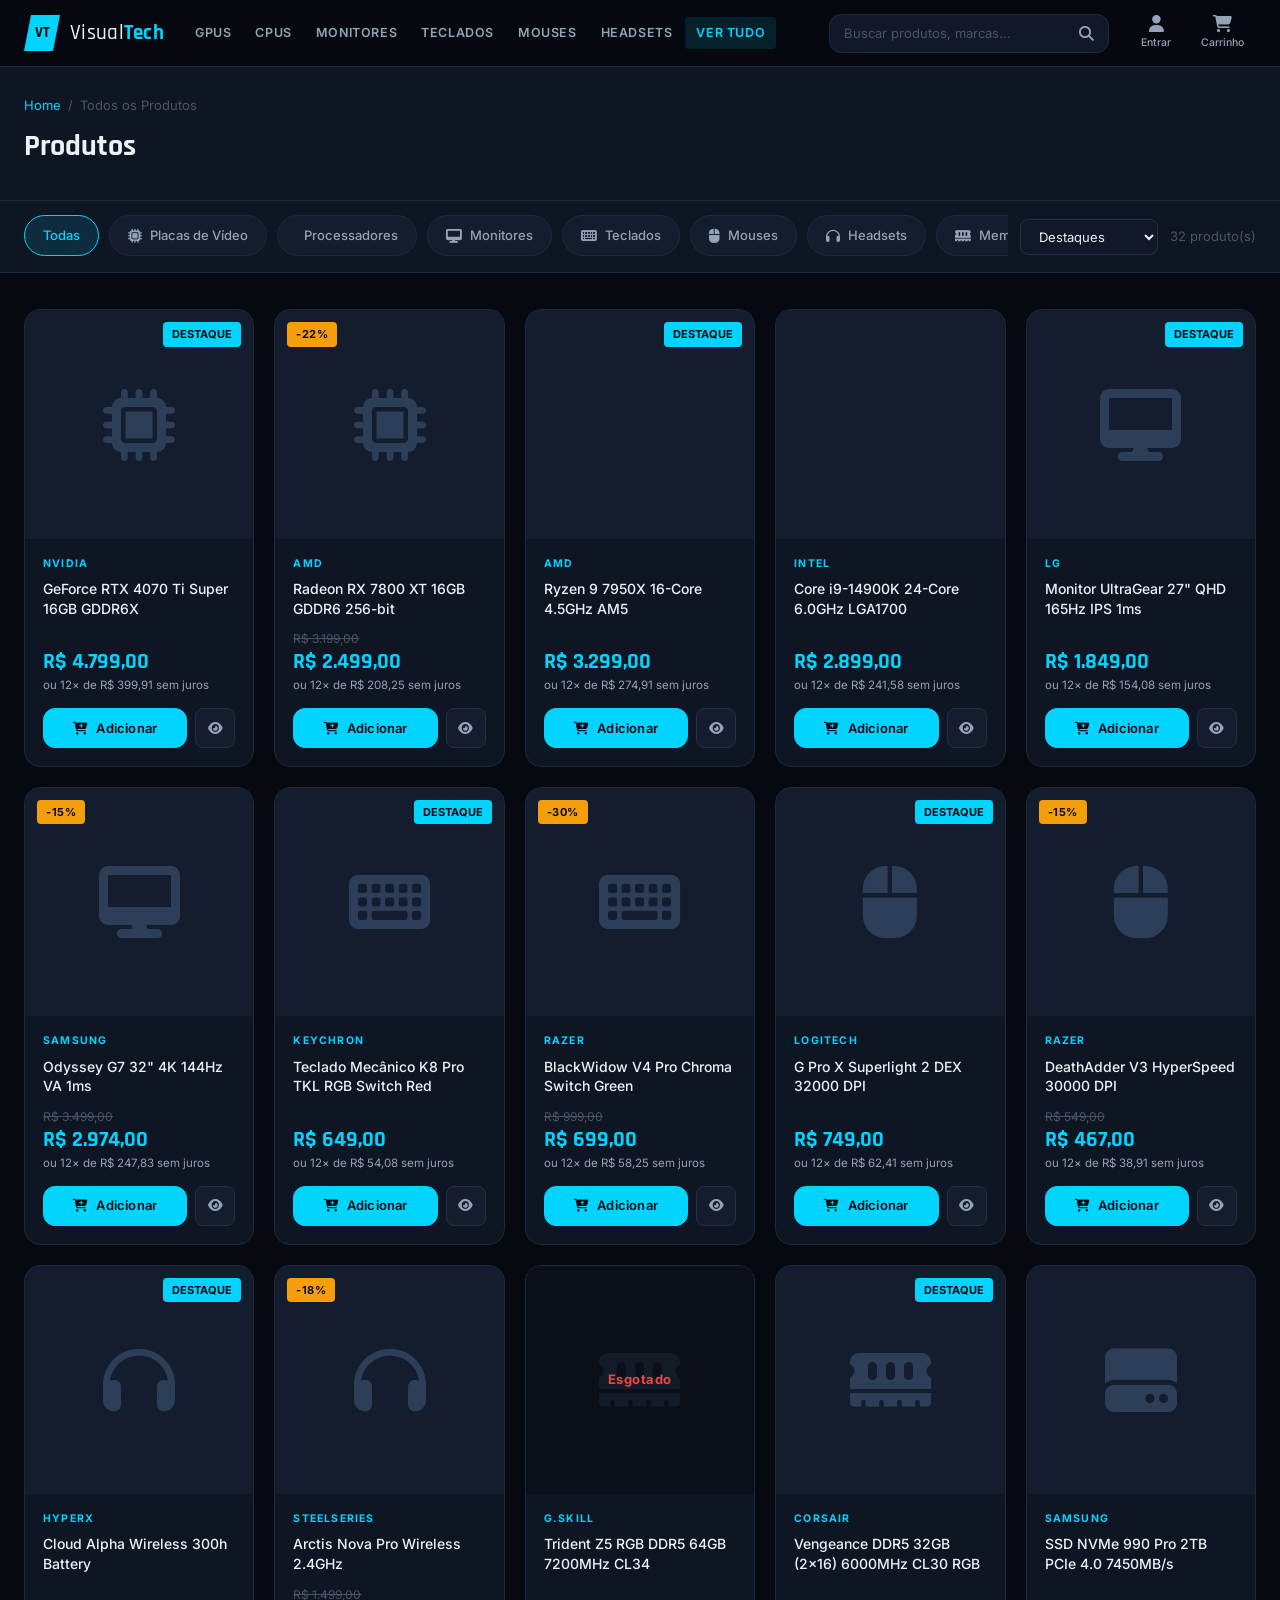
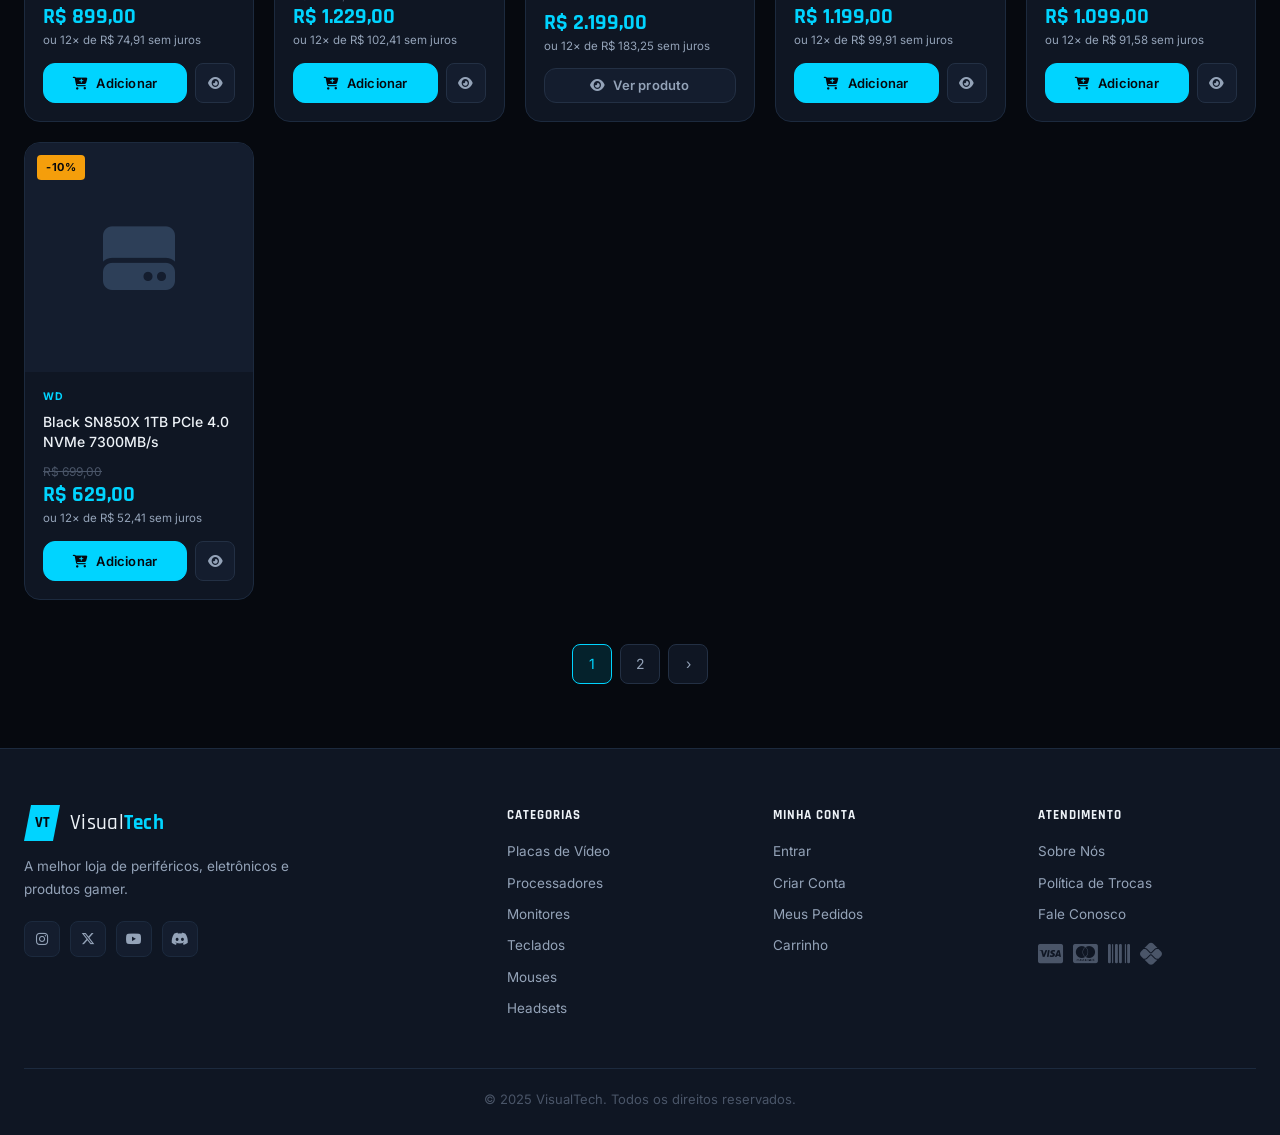
<file: pages/produtos.html>
<!doctype html>
<html lang="pt-BR">
  <head>
    <meta charset="UTF-8" />
    <meta name="viewport" content="width=device-width, initial-scale=1.0" />
    <title>Produtos — VisualTech</title>
    <link rel="preconnect" href="https://fonts.googleapis.com" />
    <link rel="preconnect" href="https://fonts.gstatic.com" crossorigin />
    <link
      href="https://fonts.googleapis.com/css2?family=Rajdhani:wght@400;500;600;700&family=Inter:wght@300;400;500;600&display=swap"
      rel="stylesheet"
    />
    <link
      rel="stylesheet"
      href="https://cdnjs.cloudflare.com/ajax/libs/font-awesome/6.5.0/css/all.min.css"
    />
    <link rel="stylesheet" href="../css/style.css" />
  </head>
  <body>
    <main>
      <!-- Cabeçalho da página -->
      <div class="page-header">
        <div class="container">
          <nav class="breadcrumb">
            <a href="../index.html">Home</a><span>/</span
            ><span>Todos os Produtos</span>
          </nav>
          <h1>Produtos</h1>
        </div>
      </div>

      <!-- Barra de filtros -->
      <div class="filter-bar">
        <div class="container">
          <div class="filter-inner">
            <div class="cat-strip-inner" style="flex: 1">
              <a href="produtos.html" class="cat-pill active">Todas</a>
              <a href="produtos.html?cat=placas-de-video" class="cat-pill"
                ><i class="fas fa-microchip"></i> Placas de Vídeo</a
              >
              <a href="produtos.html?cat=processadores" class="cat-pill"
                ><i class="fas fa-cpu"></i> Processadores</a
              >
              <a href="produtos.html?cat=monitores" class="cat-pill"
                ><i class="fas fa-desktop"></i> Monitores</a
              >
              <a href="produtos.html?cat=teclados" class="cat-pill"
                ><i class="fas fa-keyboard"></i> Teclados</a
              >
              <a href="produtos.html?cat=mouses" class="cat-pill"
                ><i class="fas fa-computer-mouse"></i> Mouses</a
              >
              <a href="produtos.html?cat=headsets" class="cat-pill"
                ><i class="fas fa-headphones"></i> Headsets</a
              >
              <a href="produtos.html?cat=memorias" class="cat-pill"
                ><i class="fas fa-memory"></i> Memórias</a
              >
            </div>
            <select class="filter-select">
              <option>Destaques</option>
              <option>Mais recentes</option>
              <option>Menor preço</option>
              <option>Maior preço</option>
              <option>A-Z</option>
            </select>
            <span class="results-count">32 produto(s)</span>
          </div>
        </div>
      </div>

      <!-- Grade de produtos -->
      <section class="section" style="padding-top: 36px">
        <div class="container">
          <div class="products-grid">
            <!-- Produto 1 -->
            <article class="product-card">
              <a href="produto.html" class="product-card-img">
                <span class="badge-destaque">Destaque</span>
                <i class="fas fa-microchip ph-icon"></i>
              </a>
              <div class="product-card-body">
                <span class="product-brand">NVIDIA</span>
                <a href="produto.html" class="product-name"
                  >GeForce RTX 4070 Ti Super 16GB GDDR6X</a
                >
                <div class="product-price">
                  <div class="price-current">R$ 4.799,00</div>
                  <div class="price-install">ou 12× de R$ 399,91 sem juros</div>
                </div>
                <div class="product-card-actions">
                  <button class="btn btn-primary btn-sm" style="flex: 1">
                    <i class="fas fa-cart-plus"></i> Adicionar
                  </button>
                  <a
                    href="produto.html"
                    class="btn btn-ghost btn-sm btn-icon-only"
                    title="Ver detalhes"
                    ><i class="fas fa-eye"></i
                  ></a>
                </div>
              </div>
            </article>

            <!-- Produto 2 -->
            <article class="product-card">
              <a href="produto.html" class="product-card-img">
                <span class="badge-promo">-22%</span>
                <i class="fas fa-microchip ph-icon"></i>
              </a>
              <div class="product-card-body">
                <span class="product-brand">AMD</span>
                <a href="produto.html" class="product-name"
                  >Radeon RX 7800 XT 16GB GDDR6 256-bit</a
                >
                <div class="product-price">
                  <div class="price-original">R$ 3.199,00</div>
                  <div class="price-current">R$ 2.499,00</div>
                  <div class="price-install">ou 12× de R$ 208,25 sem juros</div>
                </div>
                <div class="product-card-actions">
                  <button class="btn btn-primary btn-sm" style="flex: 1">
                    <i class="fas fa-cart-plus"></i> Adicionar
                  </button>
                  <a
                    href="produto.html"
                    class="btn btn-ghost btn-sm btn-icon-only"
                    title="Ver detalhes"
                    ><i class="fas fa-eye"></i
                  ></a>
                </div>
              </div>
            </article>

            <!-- Produto 3 -->
            <article class="product-card">
              <a href="produto.html" class="product-card-img">
                <span class="badge-destaque">Destaque</span>
                <i class="fas fa-cpu ph-icon"></i>
              </a>
              <div class="product-card-body">
                <span class="product-brand">AMD</span>
                <a href="produto.html" class="product-name"
                  >Ryzen 9 7950X 16-Core 4.5GHz AM5</a
                >
                <div class="product-price">
                  <div class="price-current">R$ 3.299,00</div>
                  <div class="price-install">ou 12× de R$ 274,91 sem juros</div>
                </div>
                <div class="product-card-actions">
                  <button class="btn btn-primary btn-sm" style="flex: 1">
                    <i class="fas fa-cart-plus"></i> Adicionar
                  </button>
                  <a
                    href="produto.html"
                    class="btn btn-ghost btn-sm btn-icon-only"
                    title="Ver detalhes"
                    ><i class="fas fa-eye"></i
                  ></a>
                </div>
              </div>
            </article>

            <!-- Produto 4 -->
            <article class="product-card">
              <a href="produto.html" class="product-card-img">
                <i class="fas fa-cpu ph-icon"></i>
              </a>
              <div class="product-card-body">
                <span class="product-brand">Intel</span>
                <a href="produto.html" class="product-name"
                  >Core i9-14900K 24-Core 6.0GHz LGA1700</a
                >
                <div class="product-price">
                  <div class="price-current">R$ 2.899,00</div>
                  <div class="price-install">ou 12× de R$ 241,58 sem juros</div>
                </div>
                <div class="product-card-actions">
                  <button class="btn btn-primary btn-sm" style="flex: 1">
                    <i class="fas fa-cart-plus"></i> Adicionar
                  </button>
                  <a
                    href="produto.html"
                    class="btn btn-ghost btn-sm btn-icon-only"
                    title="Ver detalhes"
                    ><i class="fas fa-eye"></i
                  ></a>
                </div>
              </div>
            </article>

            <!-- Produto 5 -->
            <article class="product-card">
              <a href="produto.html" class="product-card-img">
                <span class="badge-destaque">Destaque</span>
                <i class="fas fa-desktop ph-icon"></i>
              </a>
              <div class="product-card-body">
                <span class="product-brand">LG</span>
                <a href="produto.html" class="product-name"
                  >Monitor UltraGear 27" QHD 165Hz IPS 1ms</a
                >
                <div class="product-price">
                  <div class="price-current">R$ 1.849,00</div>
                  <div class="price-install">ou 12× de R$ 154,08 sem juros</div>
                </div>
                <div class="product-card-actions">
                  <button class="btn btn-primary btn-sm" style="flex: 1">
                    <i class="fas fa-cart-plus"></i> Adicionar
                  </button>
                  <a
                    href="produto.html"
                    class="btn btn-ghost btn-sm btn-icon-only"
                    title="Ver detalhes"
                    ><i class="fas fa-eye"></i
                  ></a>
                </div>
              </div>
            </article>

            <!-- Produto 6 -->
            <article class="product-card">
              <a href="produto.html" class="product-card-img">
                <span class="badge-promo">-15%</span>
                <i class="fas fa-desktop ph-icon"></i>
              </a>
              <div class="product-card-body">
                <span class="product-brand">Samsung</span>
                <a href="produto.html" class="product-name"
                  >Odyssey G7 32" 4K 144Hz VA 1ms</a
                >
                <div class="product-price">
                  <div class="price-original">R$ 3.499,00</div>
                  <div class="price-current">R$ 2.974,00</div>
                  <div class="price-install">ou 12× de R$ 247,83 sem juros</div>
                </div>
                <div class="product-card-actions">
                  <button class="btn btn-primary btn-sm" style="flex: 1">
                    <i class="fas fa-cart-plus"></i> Adicionar
                  </button>
                  <a
                    href="produto.html"
                    class="btn btn-ghost btn-sm btn-icon-only"
                    title="Ver detalhes"
                    ><i class="fas fa-eye"></i
                  ></a>
                </div>
              </div>
            </article>

            <!-- Produto 7 -->
            <article class="product-card">
              <a href="produto.html" class="product-card-img">
                <span class="badge-destaque">Destaque</span>
                <i class="fas fa-keyboard ph-icon"></i>
              </a>
              <div class="product-card-body">
                <span class="product-brand">Keychron</span>
                <a href="produto.html" class="product-name"
                  >Teclado Mecânico K8 Pro TKL RGB Switch Red</a
                >
                <div class="product-price">
                  <div class="price-current">R$ 649,00</div>
                  <div class="price-install">ou 12× de R$ 54,08 sem juros</div>
                </div>
                <div class="product-card-actions">
                  <button class="btn btn-primary btn-sm" style="flex: 1">
                    <i class="fas fa-cart-plus"></i> Adicionar
                  </button>
                  <a
                    href="produto.html"
                    class="btn btn-ghost btn-sm btn-icon-only"
                    title="Ver detalhes"
                    ><i class="fas fa-eye"></i
                  ></a>
                </div>
              </div>
            </article>

            <!-- Produto 8 -->
            <article class="product-card">
              <a href="produto.html" class="product-card-img">
                <span class="badge-promo">-30%</span>
                <i class="fas fa-keyboard ph-icon"></i>
              </a>
              <div class="product-card-body">
                <span class="product-brand">Razer</span>
                <a href="produto.html" class="product-name"
                  >BlackWidow V4 Pro Chroma Switch Green</a
                >
                <div class="product-price">
                  <div class="price-original">R$ 999,00</div>
                  <div class="price-current">R$ 699,00</div>
                  <div class="price-install">ou 12× de R$ 58,25 sem juros</div>
                </div>
                <div class="product-card-actions">
                  <button class="btn btn-primary btn-sm" style="flex: 1">
                    <i class="fas fa-cart-plus"></i> Adicionar
                  </button>
                  <a
                    href="produto.html"
                    class="btn btn-ghost btn-sm btn-icon-only"
                    title="Ver detalhes"
                    ><i class="fas fa-eye"></i
                  ></a>
                </div>
              </div>
            </article>

            <!-- Produto 9 -->
            <article class="product-card">
              <a href="produto.html" class="product-card-img">
                <span class="badge-destaque">Destaque</span>
                <i class="fas fa-computer-mouse ph-icon"></i>
              </a>
              <div class="product-card-body">
                <span class="product-brand">Logitech</span>
                <a href="produto.html" class="product-name"
                  >G Pro X Superlight 2 DEX 32000 DPI</a
                >
                <div class="product-price">
                  <div class="price-current">R$ 749,00</div>
                  <div class="price-install">ou 12× de R$ 62,41 sem juros</div>
                </div>
                <div class="product-card-actions">
                  <button class="btn btn-primary btn-sm" style="flex: 1">
                    <i class="fas fa-cart-plus"></i> Adicionar
                  </button>
                  <a
                    href="produto.html"
                    class="btn btn-ghost btn-sm btn-icon-only"
                    title="Ver detalhes"
                    ><i class="fas fa-eye"></i
                  ></a>
                </div>
              </div>
            </article>

            <!-- Produto 10 -->
            <article class="product-card">
              <a href="produto.html" class="product-card-img">
                <span class="badge-promo">-15%</span>
                <i class="fas fa-computer-mouse ph-icon"></i>
              </a>
              <div class="product-card-body">
                <span class="product-brand">Razer</span>
                <a href="produto.html" class="product-name"
                  >DeathAdder V3 HyperSpeed 30000 DPI</a
                >
                <div class="product-price">
                  <div class="price-original">R$ 549,00</div>
                  <div class="price-current">R$ 467,00</div>
                  <div class="price-install">ou 12× de R$ 38,91 sem juros</div>
                </div>
                <div class="product-card-actions">
                  <button class="btn btn-primary btn-sm" style="flex: 1">
                    <i class="fas fa-cart-plus"></i> Adicionar
                  </button>
                  <a
                    href="produto.html"
                    class="btn btn-ghost btn-sm btn-icon-only"
                    title="Ver detalhes"
                    ><i class="fas fa-eye"></i
                  ></a>
                </div>
              </div>
            </article>

            <!-- Produto 11 -->
            <article class="product-card">
              <a href="produto.html" class="product-card-img">
                <span class="badge-destaque">Destaque</span>
                <i class="fas fa-headphones ph-icon"></i>
              </a>
              <div class="product-card-body">
                <span class="product-brand">HyperX</span>
                <a href="produto.html" class="product-name"
                  >Cloud Alpha Wireless 300h Battery</a
                >
                <div class="product-price">
                  <div class="price-current">R$ 899,00</div>
                  <div class="price-install">ou 12× de R$ 74,91 sem juros</div>
                </div>
                <div class="product-card-actions">
                  <button class="btn btn-primary btn-sm" style="flex: 1">
                    <i class="fas fa-cart-plus"></i> Adicionar
                  </button>
                  <a
                    href="produto.html"
                    class="btn btn-ghost btn-sm btn-icon-only"
                    title="Ver detalhes"
                    ><i class="fas fa-eye"></i
                  ></a>
                </div>
              </div>
            </article>

            <!-- Produto 12 -->
            <article class="product-card">
              <a href="produto.html" class="product-card-img">
                <span class="badge-promo">-18%</span>
                <i class="fas fa-headphones ph-icon"></i>
              </a>
              <div class="product-card-body">
                <span class="product-brand">SteelSeries</span>
                <a href="produto.html" class="product-name"
                  >Arctis Nova Pro Wireless 2.4GHz</a
                >
                <div class="product-price">
                  <div class="price-original">R$ 1.499,00</div>
                  <div class="price-current">R$ 1.229,00</div>
                  <div class="price-install">ou 12× de R$ 102,41 sem juros</div>
                </div>
                <div class="product-card-actions">
                  <button class="btn btn-primary btn-sm" style="flex: 1">
                    <i class="fas fa-cart-plus"></i> Adicionar
                  </button>
                  <a
                    href="produto.html"
                    class="btn btn-ghost btn-sm btn-icon-only"
                    title="Ver detalhes"
                    ><i class="fas fa-eye"></i
                  ></a>
                </div>
              </div>
            </article>

            <!-- Produto 13 — Esgotado -->
            <article class="product-card">
              <a href="produto.html" class="product-card-img">
                <span class="badge-sem-estoque">Esgotado</span>
                <i class="fas fa-memory ph-icon"></i>
              </a>
              <div class="product-card-body">
                <span class="product-brand">G.Skill</span>
                <a href="produto.html" class="product-name"
                  >Trident Z5 RGB DDR5 64GB 7200MHz CL34</a
                >
                <div class="product-price">
                  <div class="price-current">R$ 2.199,00</div>
                  <div class="price-install">ou 12× de R$ 183,25 sem juros</div>
                </div>
                <div class="product-card-actions">
                  <a
                    href="produto.html"
                    class="btn btn-ghost btn-sm"
                    style="flex: 1"
                  >
                    <i class="fas fa-eye"></i> Ver produto
                  </a>
                </div>
              </div>
            </article>

            <!-- Produto 14 -->
            <article class="product-card">
              <a href="produto.html" class="product-card-img">
                <span class="badge-destaque">Destaque</span>
                <i class="fas fa-memory ph-icon"></i>
              </a>
              <div class="product-card-body">
                <span class="product-brand">Corsair</span>
                <a href="produto.html" class="product-name"
                  >Vengeance DDR5 32GB (2x16) 6000MHz CL30 RGB</a
                >
                <div class="product-price">
                  <div class="price-current">R$ 1.199,00</div>
                  <div class="price-install">ou 12× de R$ 99,91 sem juros</div>
                </div>
                <div class="product-card-actions">
                  <button class="btn btn-primary btn-sm" style="flex: 1">
                    <i class="fas fa-cart-plus"></i> Adicionar
                  </button>
                  <a
                    href="produto.html"
                    class="btn btn-ghost btn-sm btn-icon-only"
                    title="Ver detalhes"
                    ><i class="fas fa-eye"></i
                  ></a>
                </div>
              </div>
            </article>

            <!-- Produto 15 -->
            <article class="product-card">
              <a href="produto.html" class="product-card-img">
                <i class="fas fa-hdd ph-icon"></i>
              </a>
              <div class="product-card-body">
                <span class="product-brand">Samsung</span>
                <a href="produto.html" class="product-name"
                  >SSD NVMe 990 Pro 2TB PCIe 4.0 7450MB/s</a
                >
                <div class="product-price">
                  <div class="price-current">R$ 1.099,00</div>
                  <div class="price-install">ou 12× de R$ 91,58 sem juros</div>
                </div>
                <div class="product-card-actions">
                  <button class="btn btn-primary btn-sm" style="flex: 1">
                    <i class="fas fa-cart-plus"></i> Adicionar
                  </button>
                  <a
                    href="produto.html"
                    class="btn btn-ghost btn-sm btn-icon-only"
                    title="Ver detalhes"
                    ><i class="fas fa-eye"></i
                  ></a>
                </div>
              </div>
            </article>

            <!-- Produto 16 -->
            <article class="product-card">
              <a href="produto.html" class="product-card-img">
                <span class="badge-promo">-10%</span>
                <i class="fas fa-hdd ph-icon"></i>
              </a>
              <div class="product-card-body">
                <span class="product-brand">WD</span>
                <a href="produto.html" class="product-name"
                  >Black SN850X 1TB PCIe 4.0 NVMe 7300MB/s</a
                >
                <div class="product-price">
                  <div class="price-original">R$ 699,00</div>
                  <div class="price-current">R$ 629,00</div>
                  <div class="price-install">ou 12× de R$ 52,41 sem juros</div>
                </div>
                <div class="product-card-actions">
                  <button class="btn btn-primary btn-sm" style="flex: 1">
                    <i class="fas fa-cart-plus"></i> Adicionar
                  </button>
                  <a
                    href="produto.html"
                    class="btn btn-ghost btn-sm btn-icon-only"
                    title="Ver detalhes"
                    ><i class="fas fa-eye"></i
                  ></a>
                </div>
              </div>
            </article>
          </div>

          <!-- Paginação -->
          <nav class="pagination">
            <a href="#" class="page-link active">1</a>
            <a href="#" class="page-link">2</a>
            <a href="#" class="page-link">›</a>
          </nav>
        </div>
      </section>
    </main>

    <script src="../js/components.js"></script>
    <script src="../js/main.js"></script>
  </body>
</html>
</file>
<file: css/style.css>
/* =====================================================
   VisualTech — Estilos Globais
   ===================================================== */

:root {
  /* Fundos */
  --bg-deep: #06090f;
  --bg-dark: #0a0f1a;
  --bg-card: #0f1623;
  --bg-card2: #141d2e;
  --bg-input: #111827;
  --bg-hover: #1a2336;

  /* Bordas */
  --border: #1c2a3e;
  --border-md: #233044;
  --border-lt: #2d3f58;

  /* Cores principais */
  --cyan: #00d4ff;
  --cyan-dim: #00aacc;
  --cyan-dark: #007a99;
  --cyan-glow: rgba(0, 212, 255, 0.12);
  --cyan-glow2: rgba(0, 212, 255, 0.06);

  --amber: #f59e0b;
  --amber-dim: #d97706;
  --amber-glow: rgba(245, 158, 11, 0.12);

  --red: #ef4444;
  --red-glow: rgba(239, 68, 68, 0.12);
  --green: #10b981;
  --green-glow: rgba(16, 185, 129, 0.12);
  --purple: #8b5cf6;

  /* Texto */
  --text-1: #edf2f7;
  --text-2: #94a3b8;
  --text-3: #4a5568;
  --text-4: #2d3748;

  /* Bordas arredondadas */
  --r-sm: 4px;
  --r-md: 8px;
  --r-lg: 12px;
  --r-xl: 16px;
  --r-2xl: 20px;

  /* Transições */
  --t: all 0.2s ease;
  --t-slow: all 0.35s ease;

  /* Sombras */
  --shadow: 0 4px 24px rgba(0, 0, 0, 0.5);
  --shadow-cyan:
    0 0 24px rgba(0, 212, 255, 0.18), 0 4px 12px rgba(0, 0, 0, 0.4);
  --shadow-card: 0 2px 16px rgba(0, 0, 0, 0.4);
}

/* Reset */
*,
*::before,
*::after {
  box-sizing: border-box;
  margin: 0;
  padding: 0;
}
html {
  scroll-behavior: smooth;
  -webkit-font-smoothing: antialiased;
}
body {
  font-family: "Inter", system-ui, sans-serif;
  background: var(--bg-deep);
  color: var(--text-1);
  font-size: 15px;
  line-height: 1.65;
  min-height: 100vh;
  display: flex;
  flex-direction: column;
}
main {
  flex: 1;
}
a {
  color: inherit;
  text-decoration: none;
  transition: var(--t);
}
img {
  max-width: 100%;
  display: block;
}
button {
  cursor: pointer;
  font-family: inherit;
  border: none;
}
input,
select,
textarea,
button {
  font-family: inherit;
  font-size: inherit;
}
ul,
ol {
  list-style: none;
}

/* Contêineres */
.container {
  max-width: 1300px;
  margin: 0 auto;
  padding: 0 24px;
}
.container-sm {
  max-width: 900px;
  margin: 0 auto;
  padding: 0 24px;
}

/* Mensagens flash */
.flash {
  position: fixed;
  top: 80px;
  right: 20px;
  z-index: 9999;
  display: flex;
  align-items: center;
  gap: 12px;
  padding: 14px 18px;
  border-radius: var(--r-lg);
  font-size: 14px;
  font-weight: 500;
  max-width: 380px;
  min-width: 240px;
  box-shadow: var(--shadow);
  animation: flashIn 0.3s ease;
}
.flash-sucesso {
  background: rgba(16, 185, 129, 0.1);
  border: 1px solid var(--green);
  color: var(--green);
}
.flash-erro {
  background: rgba(239, 68, 68, 0.1);
  border: 1px solid var(--red);
  color: var(--red);
}
.flash-info {
  background: rgba(0, 212, 255, 0.08);
  border: 1px solid var(--cyan);
  color: var(--cyan);
}
.flash button {
  background: none;
  border: none;
  color: inherit;
  font-size: 20px;
  line-height: 1;
  margin-left: auto;
  opacity: 0.7;
}
.flash button:hover {
  opacity: 1;
}
@keyframes flashIn {
  from {
    transform: translateX(110%);
    opacity: 0;
  }
  to {
    transform: translateX(0);
    opacity: 1;
  }
}

/* ── Header ── */
.header {
  position: sticky;
  top: 0;
  z-index: 900;
  background: rgba(6, 9, 15, 0.96);
  border-bottom: 1px solid var(--border);
  backdrop-filter: blur(16px);
}
.header .container {
  display: flex;
  align-items: center;
  gap: 20px;
  height: 66px;
}

/* Logo */
.logo {
  display: flex;
  align-items: center;
  gap: 10px;
  flex-shrink: 0;
}
.logo-vt {
  width: 36px;
  height: 36px;
  flex-shrink: 0;
  background: var(--cyan);
  color: var(--bg-deep);
  font-family: "Rajdhani", sans-serif;
  font-weight: 700;
  font-size: 15px;
  display: flex;
  align-items: center;
  justify-content: center;
  clip-path: polygon(7px 0%, 100% 0%, calc(100% - 7px) 100%, 0% 100%);
}
.logo-text {
  font-family: "Rajdhani", sans-serif;
  font-size: 21px;
  font-weight: 500;
  letter-spacing: 0.3px;
  color: var(--text-1);
  display: flex;
  align-items: center;
}
.logo-text strong {
  color: var(--cyan);
  font-weight: 700;
}

/* Navegação de categorias */
.nav-cats {
  display: flex;
  gap: 2px;
  flex: 1;
}
.nav-cats a {
  padding: 6px 11px;
  border-radius: var(--r-sm);
  font-size: 12.5px;
  font-weight: 600;
  color: var(--text-2);
  text-transform: uppercase;
  letter-spacing: 0.6px;
  white-space: nowrap;
  transition: var(--t);
}
.nav-cats a:hover,
.nav-cats a.active {
  color: var(--cyan);
  background: var(--cyan-glow);
}
.nav-cats .all-link {
  color: var(--cyan);
}

/* Busca */
.header-search {
  flex: 0 0 280px;
}
.header-search form {
  display: flex;
  width: 100%;
  background: var(--bg-input);
  border: 1px solid var(--border);
  border-radius: var(--r-lg);
  overflow: hidden;
  transition: var(--t);
}
.header-search form:focus-within {
  border-color: var(--cyan);
  box-shadow: 0 0 0 3px var(--cyan-glow);
}
.header-search input {
  flex: 1;
  background: none;
  border: none;
  outline: none;
  padding: 9px 14px;
  color: var(--text-1);
  font-size: 13px;
}
.header-search input::placeholder {
  color: var(--text-3);
}
.header-search button {
  background: none;
  padding: 9px 14px;
  color: var(--text-2);
}
.header-search button:hover {
  color: var(--cyan);
}

/* Ações do header */
.header-actions {
  display: flex;
  align-items: center;
  gap: 6px;
  flex-shrink: 0;
}
.btn-icon {
  display: flex;
  flex-direction: column;
  align-items: center;
  gap: 2px;
  padding: 7px 12px;
  border-radius: var(--r-md);
  color: var(--text-2);
  transition: var(--t);
  position: relative;
}
.btn-icon i {
  font-size: 17px;
}
.btn-icon-label {
  font-size: 10.5px;
  font-weight: 500;
  white-space: nowrap;
}
.btn-icon:hover {
  color: var(--cyan);
  background: var(--cyan-glow);
}
.cart-badge {
  position: absolute;
  top: 3px;
  right: 5px;
  background: var(--cyan);
  color: var(--bg-deep);
  font-size: 9.5px;
  font-weight: 700;
  min-width: 17px;
  height: 17px;
  border-radius: 9px;
  display: flex;
  align-items: center;
  justify-content: center;
  padding: 0 4px;
}

/* Botão hambúrguer (mobile) */
.menu-toggle {
  display: none;
  flex-direction: column;
  gap: 5px;
  background: none;
  padding: 8px;
  border-radius: var(--r-md);
}
.menu-toggle span {
  display: block;
  width: 22px;
  height: 2px;
  background: var(--text-2);
  border-radius: 2px;
  transition: var(--t);
}
.menu-toggle.open span:nth-child(1) {
  transform: translateY(7px) rotate(45deg);
}
.menu-toggle.open span:nth-child(2) {
  opacity: 0;
}
.menu-toggle.open span:nth-child(3) {
  transform: translateY(-7px) rotate(-45deg);
}

/* Menu mobile */
.mobile-nav {
  background: var(--bg-dark);
  border-top: 1px solid var(--border);
}
.mobile-nav[hidden] {
  display: none;
}
.mobile-nav-inner {
  padding: 16px 0 20px;
}
.mobile-search {
  display: flex;
  margin: 0 20px 16px;
  background: var(--bg-input);
  border: 1px solid var(--border);
  border-radius: var(--r-lg);
  overflow: hidden;
}
.mobile-search input {
  flex: 1;
  background: none;
  border: none;
  outline: none;
  padding: 10px 14px;
  color: var(--text-1);
  font-size: 14px;
}
.mobile-search button {
  background: none;
  padding: 10px 14px;
  color: var(--text-2);
}
.mobile-nav-section {
  margin-bottom: 8px;
}
.mobile-nav-title {
  display: block;
  font-size: 10px;
  font-weight: 700;
  color: var(--text-3);
  text-transform: uppercase;
  letter-spacing: 1.5px;
  padding: 8px 20px 6px;
}
.mobile-nav a {
  display: flex;
  align-items: center;
  gap: 12px;
  padding: 11px 20px;
  color: var(--text-2);
  font-size: 14.5px;
}
.mobile-nav a i {
  width: 18px;
  text-align: center;
  color: var(--cyan);
}
.mobile-nav a:hover {
  color: var(--text-1);
  background: var(--bg-hover);
}

/* ── Botões ── */
.btn {
  display: inline-flex;
  align-items: center;
  justify-content: center;
  gap: 8px;
  padding: 11px 24px;
  border-radius: var(--r-lg);
  font-size: 14px;
  font-weight: 600;
  letter-spacing: 0.2px;
  border: 1px solid transparent;
  cursor: pointer;
  transition: var(--t);
  white-space: nowrap;
  text-decoration: none;
  line-height: 1.3;
}
.btn:active {
  transform: scale(0.98);
}
.btn-sm {
  padding: 8px 18px;
  font-size: 13px;
}
.btn-lg {
  padding: 14px 32px;
  font-size: 16px;
}
.btn-full {
  width: 100%;
}
.btn-icon-only {
  width: 40px;
  height: 40px;
  padding: 0;
  border-radius: var(--r-md);
}

.btn-primary {
  background: var(--cyan);
  color: var(--bg-deep);
  border-color: var(--cyan);
}
.btn-primary:hover {
  background: var(--cyan-dim);
  border-color: var(--cyan-dim);
  transform: translateY(-1px);
  box-shadow: var(--shadow-cyan);
}
.btn-outline {
  background: transparent;
  color: var(--cyan);
  border-color: var(--cyan);
}
.btn-outline:hover {
  background: var(--cyan-glow);
}
.btn-ghost {
  background: var(--bg-card2);
  color: var(--text-2);
  border-color: var(--border-md);
}
.btn-ghost:hover {
  border-color: var(--border-lt);
  color: var(--text-1);
}
.btn-danger {
  background: var(--red);
  color: #fff;
  border-color: var(--red);
}
.btn-danger:hover {
  background: #dc2626;
  border-color: #dc2626;
}
.btn-amber {
  background: var(--amber);
  color: var(--bg-deep);
  border-color: var(--amber);
}
.btn-amber:hover {
  background: var(--amber-dim);
}

/* ── Formulários ── */
.form-group {
  display: flex;
  flex-direction: column;
  gap: 6px;
  margin-bottom: 18px;
}
.form-label {
  font-size: 12px;
  font-weight: 600;
  color: var(--text-2);
  text-transform: uppercase;
  letter-spacing: 0.8px;
}
.form-control {
  background: var(--bg-input);
  border: 1px solid var(--border-md);
  border-radius: var(--r-md);
  color: var(--text-1);
  padding: 11px 14px;
  font-size: 14.5px;
  outline: none;
  transition: var(--t);
  width: 100%;
}
.form-control:focus {
  border-color: var(--cyan);
  box-shadow: 0 0 0 3px var(--cyan-glow);
}
.form-control::placeholder {
  color: var(--text-3);
}
select.form-control {
  cursor: pointer;
}
textarea.form-control {
  resize: vertical;
  min-height: 100px;
}
.form-hint {
  font-size: 12px;
  color: var(--text-3);
}
.form-error {
  font-size: 12px;
  color: var(--red);
}
.form-row {
  display: grid;
  grid-template-columns: 1fr 1fr;
  gap: 16px;
}
.form-card {
  background: var(--bg-card);
  border: 1px solid var(--border-md);
  border-radius: var(--r-2xl);
  padding: 40px;
  max-width: 480px;
  margin: 0 auto;
  box-shadow: var(--shadow-card);
}
.form-card-wide {
  max-width: 700px;
}
.form-title {
  font-family: "Rajdhani", sans-serif;
  font-size: 28px;
  font-weight: 700;
  margin-bottom: 4px;
}
.form-subtitle {
  color: var(--text-2);
  font-size: 14px;
  margin-bottom: 28px;
}

.auth-page {
  min-height: calc(100vh - 66px);
  display: flex;
  align-items: center;
  padding: 60px 0;
}
.auth-page .container {
  width: 100%;
}

/* ── Seções ── */
.section {
  padding: 64px 0;
}
.section-header {
  display: flex;
  align-items: center;
  justify-content: space-between;
  margin-bottom: 36px;
  gap: 20px;
}
.section-title {
  font-family: "Rajdhani", sans-serif;
  font-size: 26px;
  font-weight: 700;
  color: var(--text-1);
  white-space: nowrap;
}
.section-title span {
  color: var(--cyan);
}
.section-line {
  flex: 1;
  height: 1px;
  background: linear-gradient(to right, var(--border-lt), transparent);
}
.section-subtitle {
  color: var(--text-2);
  font-size: 14px;
  text-align: center;
  margin-bottom: 40px;
  margin-top: -20px;
}

/* ── Hero ── */
.hero {
  background: var(--bg-dark);
  border-bottom: 1px solid var(--border);
  overflow: hidden;
  position: relative;
}
.hero::before {
  content: "";
  position: absolute;
  inset: 0;
  background: radial-gradient(
    ellipse 60% 80% at 70% 50%,
    rgba(0, 212, 255, 0.06) 0%,
    transparent 70%
  );
  pointer-events: none;
}
.hero-inner {
  display: grid;
  grid-template-columns: 1.1fr 0.9fr;
  min-height: 500px;
  position: relative;
  z-index: 1;
}
.hero-content {
  display: flex;
  flex-direction: column;
  justify-content: center;
  padding: 64px 56px 64px 0;
}
.hero-tag {
  display: inline-flex;
  align-items: center;
  gap: 8px;
  background: var(--cyan-glow2);
  border: 1px solid rgba(0, 212, 255, 0.25);
  color: var(--cyan);
  font-size: 11px;
  font-weight: 700;
  padding: 5px 14px;
  border-radius: 20px;
  margin-bottom: 22px;
  width: fit-content;
  text-transform: uppercase;
  letter-spacing: 1.2px;
}
.hero-title {
  font-family: "Rajdhani", sans-serif;
  font-size: clamp(34px, 4.5vw, 56px);
  font-weight: 700;
  line-height: 1.08;
  color: var(--text-1);
  margin-bottom: 18px;
}
.hero-title .accent {
  color: var(--cyan);
}
.hero-desc {
  font-size: 15px;
  color: var(--text-2);
  margin-bottom: 32px;
  max-width: 430px;
  line-height: 1.75;
}
.hero-actions {
  display: flex;
  gap: 14px;
  flex-wrap: wrap;
}
.hero-visual {
  background: var(--bg-card);
  position: relative;
  display: flex;
  align-items: center;
  justify-content: center;
  overflow: hidden;
}
.hero-visual::before {
  content: "";
  position: absolute;
  inset: 0;
  background: radial-gradient(
    circle at 55% 45%,
    rgba(0, 212, 255, 0.1) 0%,
    transparent 60%
  );
}
.hero-visual-icon {
  font-size: 140px;
  color: var(--border-lt);
  opacity: 0.5;
  position: relative;
  z-index: 1;
  filter: drop-shadow(0 0 40px rgba(0, 212, 255, 0.15));
}
.hero-badges {
  display: flex;
  gap: 12px;
  margin-top: 40px;
  padding-top: 32px;
  border-top: 1px solid var(--border);
}
.hero-badge {
  display: flex;
  align-items: center;
  gap: 8px;
  font-size: 13px;
  color: var(--text-2);
}
.hero-badge i {
  color: var(--cyan);
  font-size: 15px;
}

/* ── Faixa de categorias ── */
.cat-strip {
  background: var(--bg-card);
  border-bottom: 1px solid var(--border);
  padding: 18px 0;
}
.cat-strip-inner {
  display: flex;
  gap: 10px;
  overflow-x: auto;
  scrollbar-width: none;
  padding-bottom: 2px;
}
.cat-strip-inner::-webkit-scrollbar {
  display: none;
}
.cat-pill {
  display: flex;
  align-items: center;
  gap: 8px;
  padding: 9px 18px;
  background: var(--bg-card2);
  border: 1px solid var(--border);
  border-radius: 24px;
  color: var(--text-2);
  font-size: 13px;
  font-weight: 500;
  white-space: nowrap;
  transition: var(--t);
  flex-shrink: 0;
}
.cat-pill i {
  font-size: 14px;
}
.cat-pill:hover,
.cat-pill.active {
  border-color: var(--cyan);
  color: var(--cyan);
  background: var(--cyan-glow);
}

/* ── Cards de produto ── */
.products-grid {
  display: grid;
  grid-template-columns: repeat(auto-fill, minmax(230px, 1fr));
  gap: 20px;
}
.product-card {
  background: var(--bg-card);
  border: 1px solid var(--border);
  border-radius: var(--r-xl);
  overflow: hidden;
  display: flex;
  flex-direction: column;
  transition: var(--t-slow);
  position: relative;
}
.product-card:hover {
  border-color: rgba(0, 212, 255, 0.5);
  transform: translateY(-4px);
  box-shadow: var(--shadow-cyan);
}
.product-card-img {
  aspect-ratio: 1;
  background: var(--bg-card2);
  display: flex;
  align-items: center;
  justify-content: center;
  overflow: hidden;
  position: relative;
}
.product-card-img img {
  width: 100%;
  height: 100%;
  object-fit: cover;
  transition: transform 0.45s ease;
}
.product-card:hover .product-card-img img {
  transform: scale(1.06);
}
.product-card-img .ph-icon {
  font-size: 72px;
  color: var(--border-lt);
}
.badge-promo {
  position: absolute;
  top: 12px;
  left: 12px;
  background: var(--amber);
  color: var(--bg-deep);
  font-size: 11px;
  font-weight: 700;
  padding: 3px 9px;
  border-radius: var(--r-sm);
  text-transform: uppercase;
  letter-spacing: 0.5px;
  z-index: 2;
}
.badge-destaque {
  position: absolute;
  top: 12px;
  right: 12px;
  background: var(--cyan);
  color: var(--bg-deep);
  font-size: 11px;
  font-weight: 700;
  padding: 3px 9px;
  border-radius: var(--r-sm);
  text-transform: uppercase;
  z-index: 2;
}
.badge-sem-estoque {
  position: absolute;
  inset: 0;
  background: rgba(6, 9, 15, 0.65);
  display: flex;
  align-items: center;
  justify-content: center;
  font-size: 13px;
  font-weight: 700;
  color: var(--red);
  letter-spacing: 0.5px;
  z-index: 3;
}
.product-card-body {
  padding: 16px 18px 18px;
  display: flex;
  flex-direction: column;
  flex: 1;
  gap: 7px;
}
.product-brand {
  font-size: 10.5px;
  font-weight: 700;
  color: var(--cyan);
  text-transform: uppercase;
  letter-spacing: 1.2px;
}
.product-name {
  font-size: 14px;
  font-weight: 500;
  color: var(--text-1);
  line-height: 1.4;
  flex: 1;
  display: -webkit-box;
  -webkit-line-clamp: 2;
  -webkit-box-orient: vertical;
  overflow: hidden;
}
.product-price {
  margin-top: 4px;
}
.price-original {
  font-size: 12px;
  color: var(--text-3);
  text-decoration: line-through;
  margin-bottom: 2px;
}
.price-current {
  font-family: "Rajdhani", sans-serif;
  font-size: 22px;
  font-weight: 700;
  color: var(--cyan);
  line-height: 1;
}
.price-install {
  font-size: 11.5px;
  color: var(--text-2);
  margin-top: 3px;
}
.product-card-actions {
  display: flex;
  gap: 8px;
  margin-top: 6px;
}

/* ── Detalhe do produto ── */
.product-detail {
  display: grid;
  grid-template-columns: 1fr 1fr;
  gap: 48px;
  padding: 48px 0;
  align-items: start;
}
.product-gallery-main {
  background: var(--bg-card);
  border: 1px solid var(--border-md);
  border-radius: var(--r-xl);
  aspect-ratio: 1;
  display: flex;
  align-items: center;
  justify-content: center;
  overflow: hidden;
}
.product-gallery-main img {
  width: 100%;
  height: 100%;
  object-fit: cover;
}
.product-gallery-main .ph-icon {
  font-size: 130px;
  color: var(--border-lt);
}
.product-detail-info {
  display: flex;
  flex-direction: column;
  gap: 22px;
}
.product-detail-brand {
  font-size: 11px;
  font-weight: 700;
  color: var(--cyan);
  text-transform: uppercase;
  letter-spacing: 2px;
}
.product-detail-name {
  font-family: "Rajdhani", sans-serif;
  font-size: 30px;
  font-weight: 700;
  line-height: 1.2;
}
.product-detail-desc {
  font-size: 14.5px;
  color: var(--text-2);
  line-height: 1.7;
}
.product-price-box {
  background: var(--bg-card2);
  border: 1px solid var(--border-md);
  border-radius: var(--r-lg);
  padding: 20px 22px;
}
.product-price-box .price-current {
  font-size: 34px;
}

/* Tabela de especificações */
.spec-table {
  width: 100%;
  border-collapse: collapse;
  font-size: 13.5px;
}
.spec-table tr {
  border-bottom: 1px solid var(--border);
}
.spec-table tr:last-child {
  border: none;
}
.spec-table td {
  padding: 9px 0;
}
.spec-table td:first-child {
  color: var(--text-2);
  width: 40%;
}
.spec-table td:last-child {
  color: var(--text-1);
  font-weight: 500;
}

/* Controle de quantidade */
.qty-control {
  display: flex;
  align-items: center;
  border: 1px solid var(--border-md);
  border-radius: var(--r-md);
  overflow: hidden;
  width: fit-content;
}
.qty-btn {
  width: 40px;
  height: 42px;
  background: var(--bg-card2);
  border: none;
  color: var(--text-2);
  font-size: 18px;
  transition: var(--t);
}
.qty-btn:hover {
  background: var(--bg-hover);
  color: var(--cyan);
}
.qty-input {
  width: 56px;
  height: 42px;
  background: var(--bg-input);
  border: none;
  border-left: 1px solid var(--border-md);
  border-right: 1px solid var(--border-md);
  color: var(--text-1);
  text-align: center;
  font-size: 15px;
  font-weight: 600;
  outline: none;
}

/* Indicadores de estoque */
.stock-badge {
  display: inline-flex;
  align-items: center;
  gap: 5px;
  font-size: 12.5px;
  font-weight: 600;
  padding: 5px 12px;
  border-radius: var(--r-sm);
}
.stock-in {
  background: var(--green-glow);
  color: var(--green);
  border: 1px solid var(--green);
}
.stock-low {
  background: var(--amber-glow);
  color: var(--amber);
  border: 1px solid var(--amber);
}
.stock-out {
  background: var(--red-glow);
  color: var(--red);
  border: 1px solid var(--red);
}

/* ── Carrinho ── */
.cart-page-layout {
  display: grid;
  grid-template-columns: 1fr 360px;
  gap: 28px;
  padding: 44px 0;
  align-items: start;
}
.cart-items-list {
  display: flex;
  flex-direction: column;
  gap: 14px;
}
.cart-item {
  background: var(--bg-card);
  border: 1px solid var(--border-md);
  border-radius: var(--r-xl);
  padding: 18px 20px;
  display: flex;
  gap: 18px;
  align-items: center;
  transition: var(--t);
}
.cart-item:hover {
  border-color: var(--border-lt);
}
.cart-item-img {
  width: 84px;
  height: 84px;
  flex-shrink: 0;
  background: var(--bg-card2);
  border-radius: var(--r-lg);
  display: flex;
  align-items: center;
  justify-content: center;
  overflow: hidden;
}
.cart-item-img img {
  width: 100%;
  height: 100%;
  object-fit: cover;
}
.cart-item-img i {
  font-size: 34px;
  color: var(--border-lt);
}
.cart-item-info {
  flex: 1;
  min-width: 0;
}
.cart-item-brand {
  font-size: 11px;
  color: var(--cyan);
  font-weight: 700;
  text-transform: uppercase;
  letter-spacing: 1px;
  margin-bottom: 3px;
}
.cart-item-name {
  font-size: 14.5px;
  font-weight: 500;
  margin-bottom: 8px;
  line-height: 1.4;
}
.cart-item-actions {
  display: flex;
  align-items: center;
  gap: 12px;
}
.cart-remove {
  background: none;
  border: none;
  color: var(--text-3);
  font-size: 12.5px;
  display: flex;
  align-items: center;
  gap: 4px;
  transition: var(--t);
  padding: 0;
}
.cart-remove:hover {
  color: var(--red);
}
.cart-item-price {
  font-family: "Rajdhani", sans-serif;
  font-size: 22px;
  font-weight: 700;
  color: var(--cyan);
  text-align: right;
  flex-shrink: 0;
  white-space: nowrap;
}
.cart-summary {
  background: var(--bg-card);
  border: 1px solid var(--border-md);
  border-radius: var(--r-xl);
  padding: 26px 28px;
  position: sticky;
  top: 82px;
  box-shadow: var(--shadow-card);
}
.cart-summary-title {
  font-family: "Rajdhani", sans-serif;
  font-size: 20px;
  font-weight: 700;
  margin-bottom: 20px;
}
.summary-row {
  display: flex;
  justify-content: space-between;
  align-items: center;
  font-size: 14px;
  padding: 11px 0;
  border-bottom: 1px solid var(--border);
}
.summary-row:last-of-type {
  border: none;
}
.summary-row.total {
  padding-top: 16px;
}
.summary-label {
  color: var(--text-2);
}
.summary-value {
  font-weight: 600;
}
.summary-total {
  font-family: "Rajdhani", sans-serif;
  font-size: 26px;
  font-weight: 700;
  color: var(--cyan);
}
.frete-gratis {
  color: var(--green);
  font-weight: 600;
}

/* ── Cabeçalho de página ── */
.page-header {
  background: var(--bg-card);
  border-bottom: 1px solid var(--border);
  padding: 28px 0;
}
.page-header h1 {
  font-family: "Rajdhani", sans-serif;
  font-size: 30px;
  font-weight: 700;
}
.breadcrumb {
  display: flex;
  align-items: center;
  gap: 7px;
  font-size: 13px;
  color: var(--text-2);
  margin-bottom: 6px;
  flex-wrap: wrap;
}
.breadcrumb a {
  color: var(--cyan);
}
.breadcrumb a:hover {
  text-decoration: underline;
}
.breadcrumb span {
  color: var(--text-3);
}

/* ── Barra de filtros ── */
.filter-bar {
  background: var(--bg-card);
  border-bottom: 1px solid var(--border);
  padding: 14px 0;
}
.filter-inner {
  display: flex;
  gap: 12px;
  align-items: center;
  flex-wrap: wrap;
}
.filter-select {
  background: var(--bg-input);
  border: 1px solid var(--border-md);
  border-radius: var(--r-md);
  color: var(--text-1);
  padding: 8px 14px;
  font-size: 13px;
  outline: none;
  cursor: pointer;
  transition: var(--t);
}
.filter-select:focus {
  border-color: var(--cyan);
}
.results-count {
  font-size: 13px;
  color: var(--text-3);
  margin-left: auto;
}

/* ── Painel administrativo ── */
.admin-wrap {
  display: grid;
  grid-template-columns: 220px 1fr;
  min-height: calc(100vh - 66px);
}
.admin-sidebar {
  background: var(--bg-card);
  border-right: 1px solid var(--border);
  display: flex;
  flex-direction: column;
}
.admin-sidebar-brand {
  padding: 20px 20px 10px;
  border-bottom: 1px solid var(--border);
}
.admin-sidebar-nav {
  padding: 12px 0;
  flex: 1;
}
.admin-nav-group {
  margin-bottom: 8px;
}
.admin-nav-label {
  font-size: 10px;
  font-weight: 700;
  color: var(--text-3);
  text-transform: uppercase;
  letter-spacing: 1.5px;
  padding: 10px 20px 4px;
  display: block;
}
.admin-nav-item {
  display: flex;
  align-items: center;
  gap: 11px;
  padding: 11px 20px;
  color: var(--text-2);
  font-size: 13.5px;
  transition: var(--t);
}
.admin-nav-item i {
  width: 17px;
  text-align: center;
  font-size: 14px;
}
.admin-nav-item:hover {
  color: var(--text-1);
  background: var(--bg-hover);
}
.admin-nav-item.active {
  color: var(--cyan);
  background: var(--cyan-glow);
  border-right: 2px solid var(--cyan);
}
.admin-sidebar-footer {
  padding: 16px 20px;
  border-top: 1px solid var(--border);
}
.admin-content {
  padding: 32px 36px;
  overflow-x: auto;
}
.admin-page-title {
  font-family: "Rajdhani", sans-serif;
  font-size: 26px;
  font-weight: 700;
  margin-bottom: 24px;
  display: flex;
  align-items: center;
  gap: 16px;
}

/* Cards de estatísticas */
.stats-grid {
  display: grid;
  grid-template-columns: repeat(4, 1fr);
  gap: 16px;
  margin-bottom: 32px;
}
.stat-card {
  background: var(--bg-card);
  border: 1px solid var(--border-md);
  border-radius: var(--r-xl);
  padding: 20px 22px;
  display: flex;
  flex-direction: column;
  gap: 10px;
  transition: var(--t);
}
.stat-card:hover {
  border-color: var(--cyan);
  transform: translateY(-2px);
}
.stat-card-header {
  display: flex;
  align-items: center;
  justify-content: space-between;
}
.stat-icon {
  width: 40px;
  height: 40px;
  border-radius: var(--r-lg);
  display: flex;
  align-items: center;
  justify-content: center;
  font-size: 17px;
}
.stat-icon-cyan {
  background: var(--cyan-glow);
  color: var(--cyan);
}
.stat-icon-amber {
  background: var(--amber-glow);
  color: var(--amber);
}
.stat-icon-green {
  background: var(--green-glow);
  color: var(--green);
}
.stat-icon-red {
  background: var(--red-glow);
  color: var(--red);
}
.stat-value {
  font-family: "Rajdhani", sans-serif;
  font-size: 30px;
  font-weight: 700;
  line-height: 1;
}
.stat-label {
  font-size: 12.5px;
  color: var(--text-2);
}

/* Tabelas de dados */
.data-table-wrap {
  background: var(--bg-card);
  border: 1px solid var(--border-md);
  border-radius: var(--r-xl);
  overflow: hidden;
}
.data-table-head {
  padding: 16px 24px;
  border-bottom: 1px solid var(--border);
  display: flex;
  align-items: center;
  justify-content: space-between;
  gap: 16px;
}
.data-table-head h3 {
  font-family: "Rajdhani", sans-serif;
  font-size: 17px;
  font-weight: 700;
}
table.data-table {
  width: 100%;
  border-collapse: collapse;
}
table.data-table thead {
  background: var(--bg-card2);
}
table.data-table th {
  padding: 12px 20px;
  text-align: left;
  font-size: 11px;
  font-weight: 700;
  color: var(--text-3);
  text-transform: uppercase;
  letter-spacing: 1px;
  white-space: nowrap;
}
table.data-table td {
  padding: 14px 20px;
  font-size: 13.5px;
  border-bottom: 1px solid var(--border);
}
table.data-table tbody tr:last-child td {
  border: none;
}
table.data-table tbody tr:hover {
  background: var(--bg-hover);
}
.table-actions {
  display: flex;
  gap: 6px;
}
.table-btn {
  width: 32px;
  height: 32px;
  border-radius: var(--r-md);
  display: flex;
  align-items: center;
  justify-content: center;
  font-size: 13px;
  transition: var(--t);
  border: 1px solid var(--border);
  background: var(--bg-card2);
  color: var(--text-2);
}
.table-btn:hover {
  color: var(--cyan);
  border-color: var(--cyan);
  background: var(--cyan-glow);
}
.table-btn.danger:hover {
  color: var(--red);
  border-color: var(--red);
  background: var(--red-glow);
}

/* Status de pedidos */
.status {
  display: inline-flex;
  align-items: center;
  gap: 5px;
  padding: 4px 10px;
  border-radius: 20px;
  font-size: 12px;
  font-weight: 600;
  white-space: nowrap;
}
.status::before {
  content: "";
  width: 5px;
  height: 5px;
  border-radius: 50%;
  background: currentColor;
}
.status-pendente {
  color: var(--amber);
  background: var(--amber-glow);
}
.status-confirmado {
  color: var(--cyan);
  background: var(--cyan-glow);
}
.status-em_separacao {
  color: var(--purple);
  background: rgba(139, 92, 246, 0.12);
}
.status-enviado {
  color: var(--purple);
  background: rgba(139, 92, 246, 0.12);
}
.status-entregue {
  color: var(--green);
  background: var(--green-glow);
}
.status-cancelado {
  color: var(--red);
  background: var(--red-glow);
}

/* Estado vazio */
.empty-state {
  text-align: center;
  padding: 80px 24px;
}
.empty-state i {
  font-size: 60px;
  color: var(--border-lt);
  display: block;
  margin-bottom: 18px;
}
.empty-state h3 {
  font-family: "Rajdhani", sans-serif;
  font-size: 22px;
  font-weight: 700;
  margin-bottom: 8px;
}
.empty-state p {
  color: var(--text-2);
  font-size: 14.5px;
  margin-bottom: 24px;
  max-width: 340px;
  margin-left: auto;
  margin-right: auto;
}

/* Alertas */
.alert {
  border-radius: var(--r-lg);
  padding: 14px 18px;
  font-size: 14px;
  display: flex;
  align-items: flex-start;
  gap: 10px;
  margin-bottom: 20px;
}
.alert-info {
  background: var(--cyan-glow);
  border: 1px solid rgba(0, 212, 255, 0.3);
  color: var(--cyan);
}
.alert-success {
  background: var(--green-glow);
  border: 1px solid rgba(16, 185, 129, 0.3);
  color: var(--green);
}
.alert-warning {
  background: var(--amber-glow);
  border: 1px solid rgba(245, 158, 11, 0.3);
  color: var(--amber);
}
.alert-danger {
  background: var(--red-glow);
  border: 1px solid rgba(239, 68, 68, 0.3);
  color: var(--red);
}

/* Divisor */
.divider {
  border: none;
  border-top: 1px solid var(--border);
  margin: 24px 0;
}

/* Etiquetas */
.tag {
  display: inline-flex;
  align-items: center;
  gap: 5px;
  padding: 3px 10px;
  border-radius: 20px;
  font-size: 12px;
  font-weight: 600;
}
.tag-cyan {
  background: var(--cyan-glow);
  color: var(--cyan);
  border: 1px solid rgba(0, 212, 255, 0.3);
}
.tag-amber {
  background: var(--amber-glow);
  color: var(--amber);
  border: 1px solid rgba(245, 158, 11, 0.3);
}
.tag-green {
  background: var(--green-glow);
  color: var(--green);
  border: 1px solid rgba(16, 185, 129, 0.3);
}
.tag-red {
  background: var(--red-glow);
  color: var(--red);
  border: 1px solid rgba(239, 68, 68, 0.3);
}

/* Paginação */
.pagination {
  display: flex;
  justify-content: center;
  gap: 8px;
  margin-top: 44px;
}
.page-link {
  min-width: 40px;
  height: 40px;
  display: flex;
  align-items: center;
  justify-content: center;
  background: var(--bg-card);
  border: 1px solid var(--border-md);
  border-radius: var(--r-md);
  color: var(--text-2);
  font-size: 14px;
  transition: var(--t);
}
.page-link:hover,
.page-link.active {
  border-color: var(--cyan);
  color: var(--cyan);
  background: var(--cyan-glow);
}
.page-link.disabled {
  opacity: 0.4;
  pointer-events: none;
}

/* ── Footer ── */
.footer {
  background: var(--bg-card);
  border-top: 1px solid var(--border);
  margin-top: auto;
}
.footer-grid {
  display: grid;
  grid-template-columns: 2fr 1fr 1fr 1fr;
  gap: 48px;
  padding: 56px 0 40px;
}
.footer-brand {
  display: flex;
  flex-direction: column;
}
.footer-logo {
  margin-bottom: 14px;
}
.footer-brand p {
  color: var(--text-2);
  font-size: 13.5px;
  line-height: 1.7;
  max-width: 270px;
}
.footer-social {
  display: flex;
  gap: 10px;
  margin-top: 20px;
}
.footer-social a {
  width: 36px;
  height: 36px;
  background: var(--bg-card2);
  border: 1px solid var(--border);
  border-radius: var(--r-md);
  display: flex;
  align-items: center;
  justify-content: center;
  color: var(--text-2);
  font-size: 14px;
  transition: var(--t);
}
.footer-social a:hover {
  border-color: var(--cyan);
  color: var(--cyan);
}
.footer-links h4 {
  font-family: "Rajdhani", sans-serif;
  font-size: 13px;
  font-weight: 700;
  color: var(--text-1);
  text-transform: uppercase;
  letter-spacing: 1px;
  margin-bottom: 14px;
}
.footer-links a {
  display: block;
  color: var(--text-2);
  font-size: 13.5px;
  margin-bottom: 9px;
}
.footer-links a:hover {
  color: var(--cyan);
  padding-left: 4px;
}
.footer-payment {
  display: flex;
  gap: 10px;
  margin-top: 18px;
  font-size: 22px;
  color: var(--text-3);
  flex-wrap: wrap;
}
.footer-bottom {
  border-top: 1px solid var(--border);
  padding: 20px 0;
  text-align: center;
}
.footer-bottom p {
  color: var(--text-3);
  font-size: 13px;
  margin-bottom: 4px;
}

/* ── Utilitários ── */
.d-flex {
  display: flex;
}
.gap-2 {
  gap: 8px;
}
.gap-3 {
  gap: 12px;
}
.gap-4 {
  gap: 16px;
}
.mt-1 {
  margin-top: 8px;
}
.mt-2 {
  margin-top: 16px;
}
.mt-3 {
  margin-top: 24px;
}
.mt-4 {
  margin-top: 32px;
}
.mb-2 {
  margin-bottom: 16px;
}
.mb-3 {
  margin-bottom: 24px;
}
.mb-4 {
  margin-bottom: 32px;
}
.text-center {
  text-align: center;
}
.text-right {
  text-align: right;
}
.text-cyan {
  color: var(--cyan);
}
.text-amber {
  color: var(--amber);
}
.text-green {
  color: var(--green);
}
.text-red {
  color: var(--red);
}
.text-muted {
  color: var(--text-2);
}
.fw-600 {
  font-weight: 600;
}
.font-raj {
  font-family: "Rajdhani", sans-serif;
}

/* ── Responsividade ── */
@media (max-width: 1100px) {
  .hero-inner {
    grid-template-columns: 1fr;
  }
  .hero-visual {
    display: none;
  }
  .hero-content {
    padding: 56px 0;
  }
  .footer-grid {
    grid-template-columns: 1fr 1fr;
    gap: 32px;
  }
  .admin-wrap {
    grid-template-columns: 1fr;
  }
  .admin-sidebar {
    display: none;
  }
  .stats-grid {
    grid-template-columns: repeat(2, 1fr);
  }
}
@media (max-width: 900px) {
  .product-detail {
    grid-template-columns: 1fr;
    gap: 24px;
  }
  .cart-page-layout {
    grid-template-columns: 1fr;
  }
  .cart-summary {
    position: static;
  }
  .form-row {
    grid-template-columns: 1fr;
  }
}
@media (max-width: 768px) {
  .nav-cats,
  .header-search {
    display: none;
  }
  .menu-toggle {
    display: flex;
  }
  .products-grid {
    grid-template-columns: repeat(2, 1fr);
    gap: 12px;
  }
  .footer-grid {
    grid-template-columns: 1fr;
    gap: 28px;
  }
  .section {
    padding: 44px 0;
  }
  .form-card {
    padding: 28px 20px;
  }
  .hero-badges {
    flex-wrap: wrap;
    gap: 16px;
  }
  .stats-grid {
    grid-template-columns: repeat(2, 1fr);
  }
  .admin-content {
    padding: 20px 16px;
  }
}
@media (max-width: 480px) {
  .container {
    padding: 0 16px;
  }
  .products-grid {
    grid-template-columns: repeat(2, 1fr);
    gap: 10px;
  }
  .product-card-body {
    padding: 12px 14px 14px;
  }
  .price-current {
    font-size: 18px;
  }
  .stats-grid {
    grid-template-columns: 1fr;
  }
  .hero-title {
    font-size: 30px;
  }
  .hero-actions {
    flex-direction: column;
  }
  .hero-actions .btn {
    width: 100%;
    justify-content: center;
  }
}
</file>
